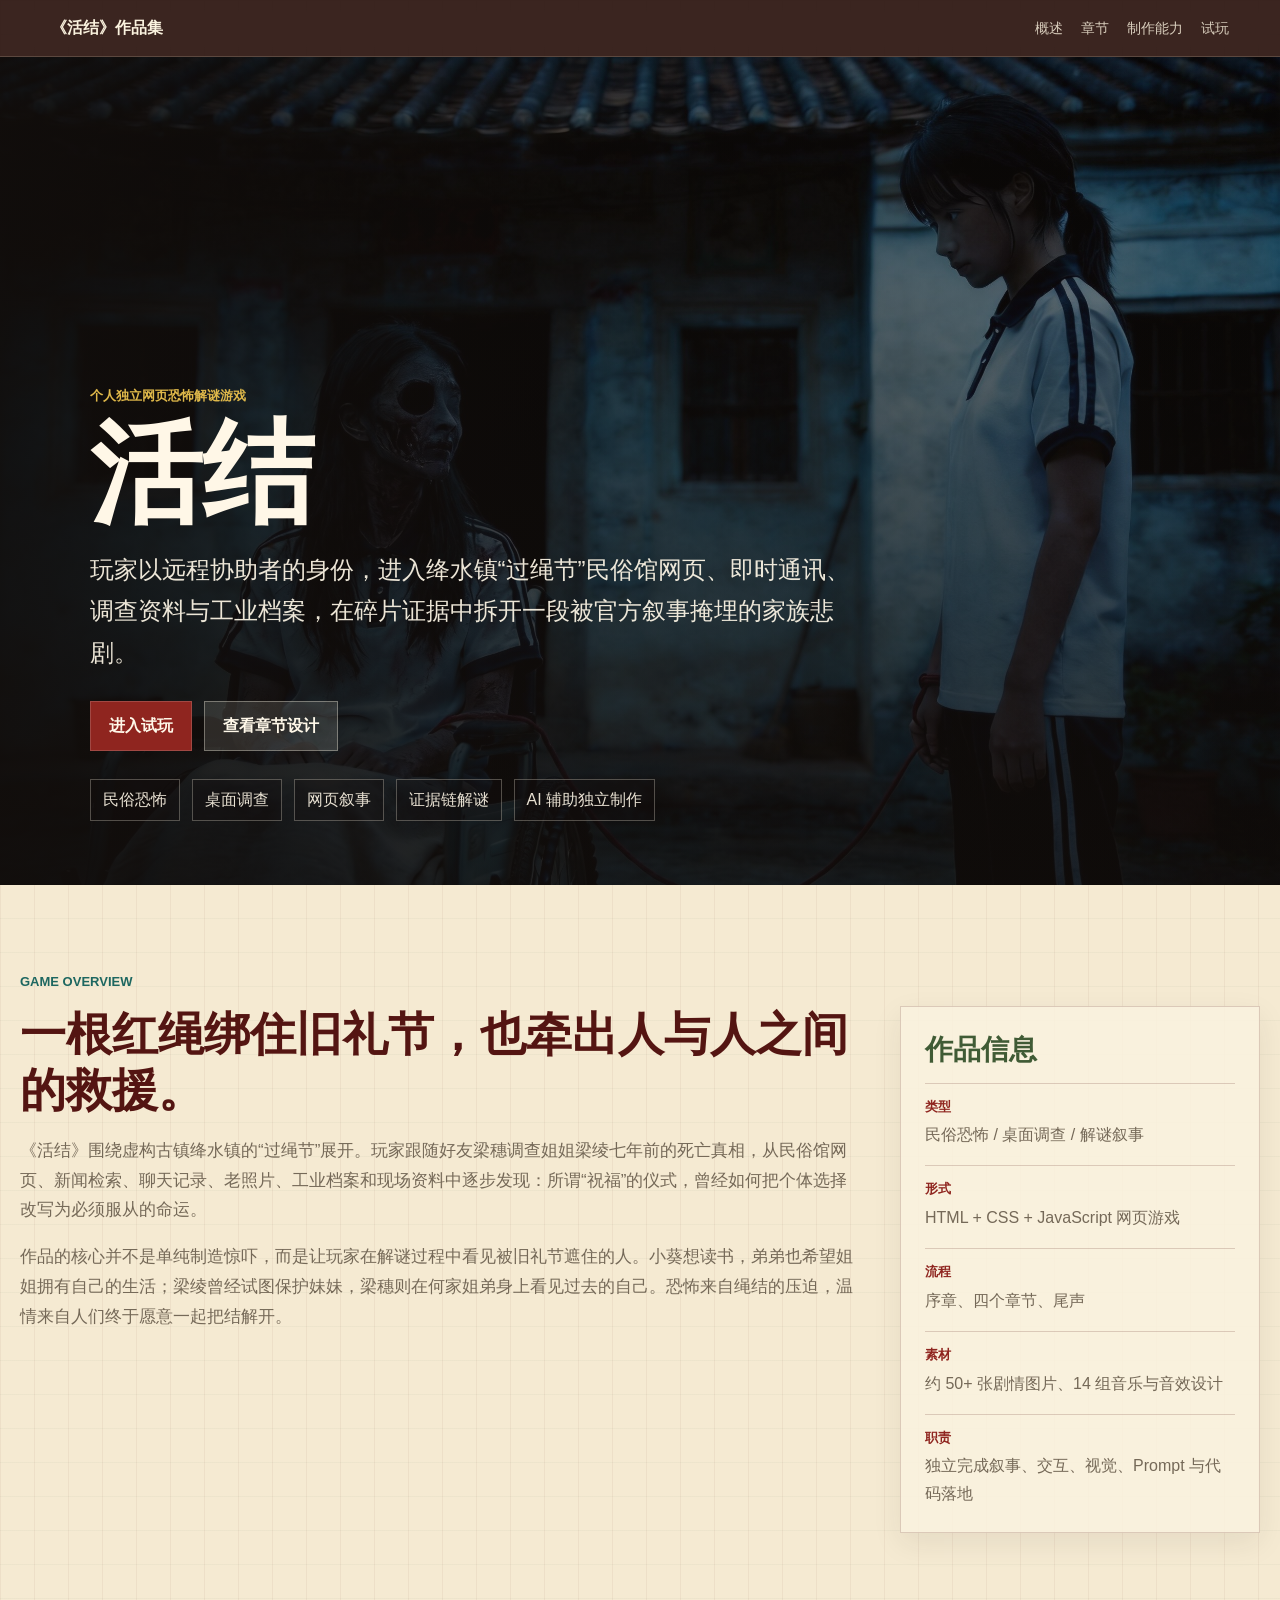
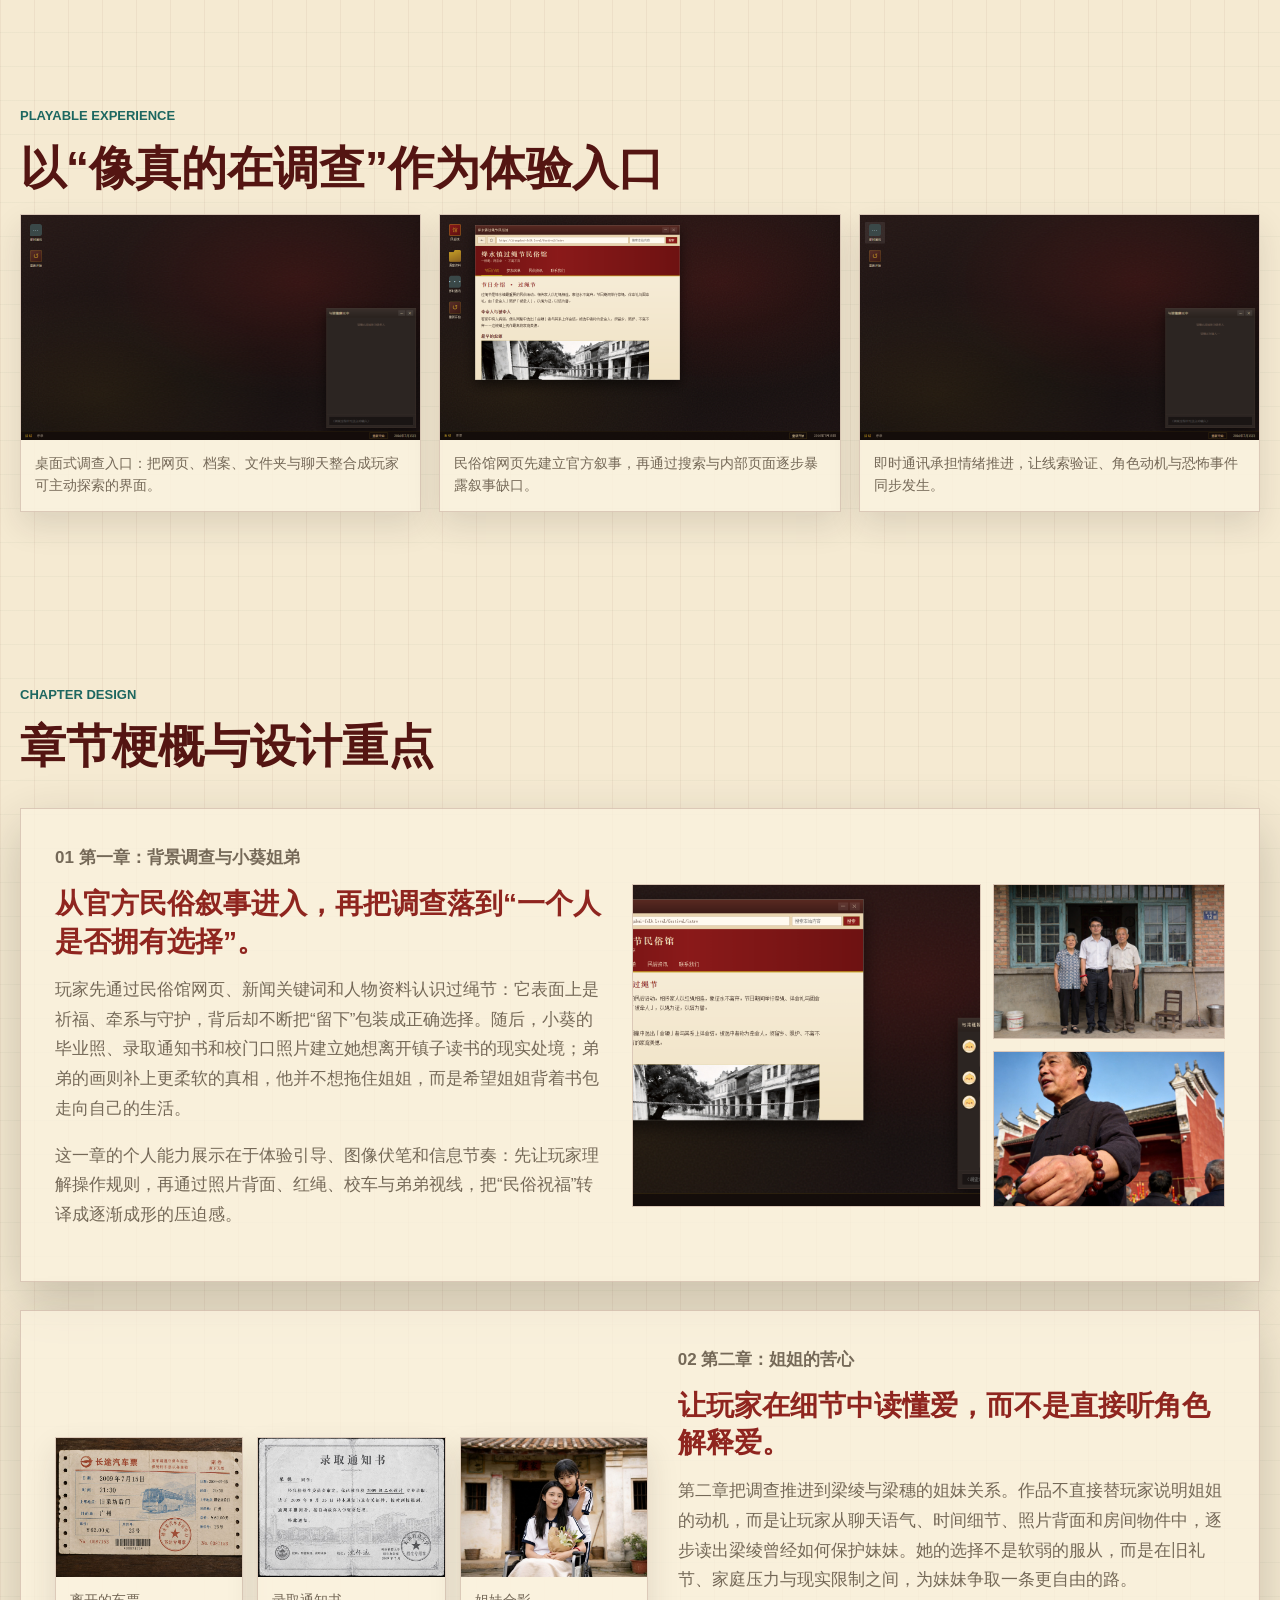
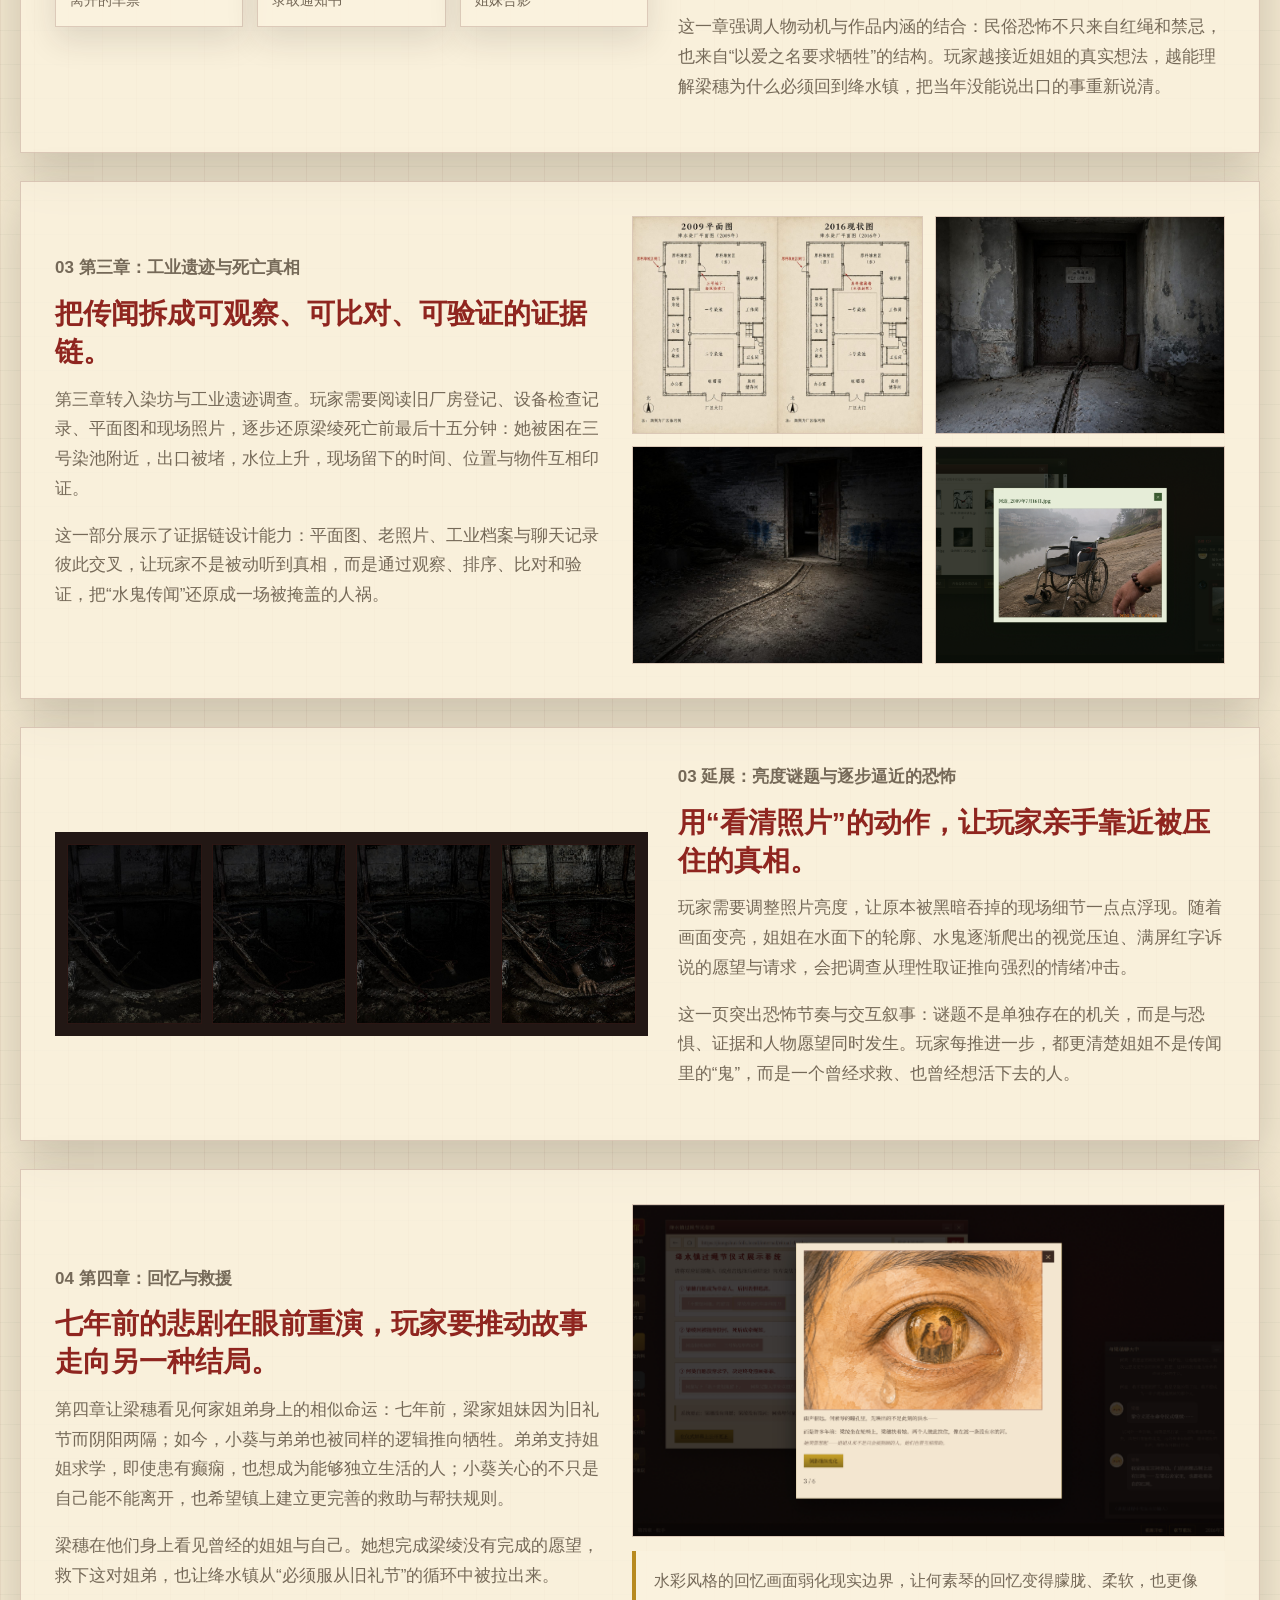
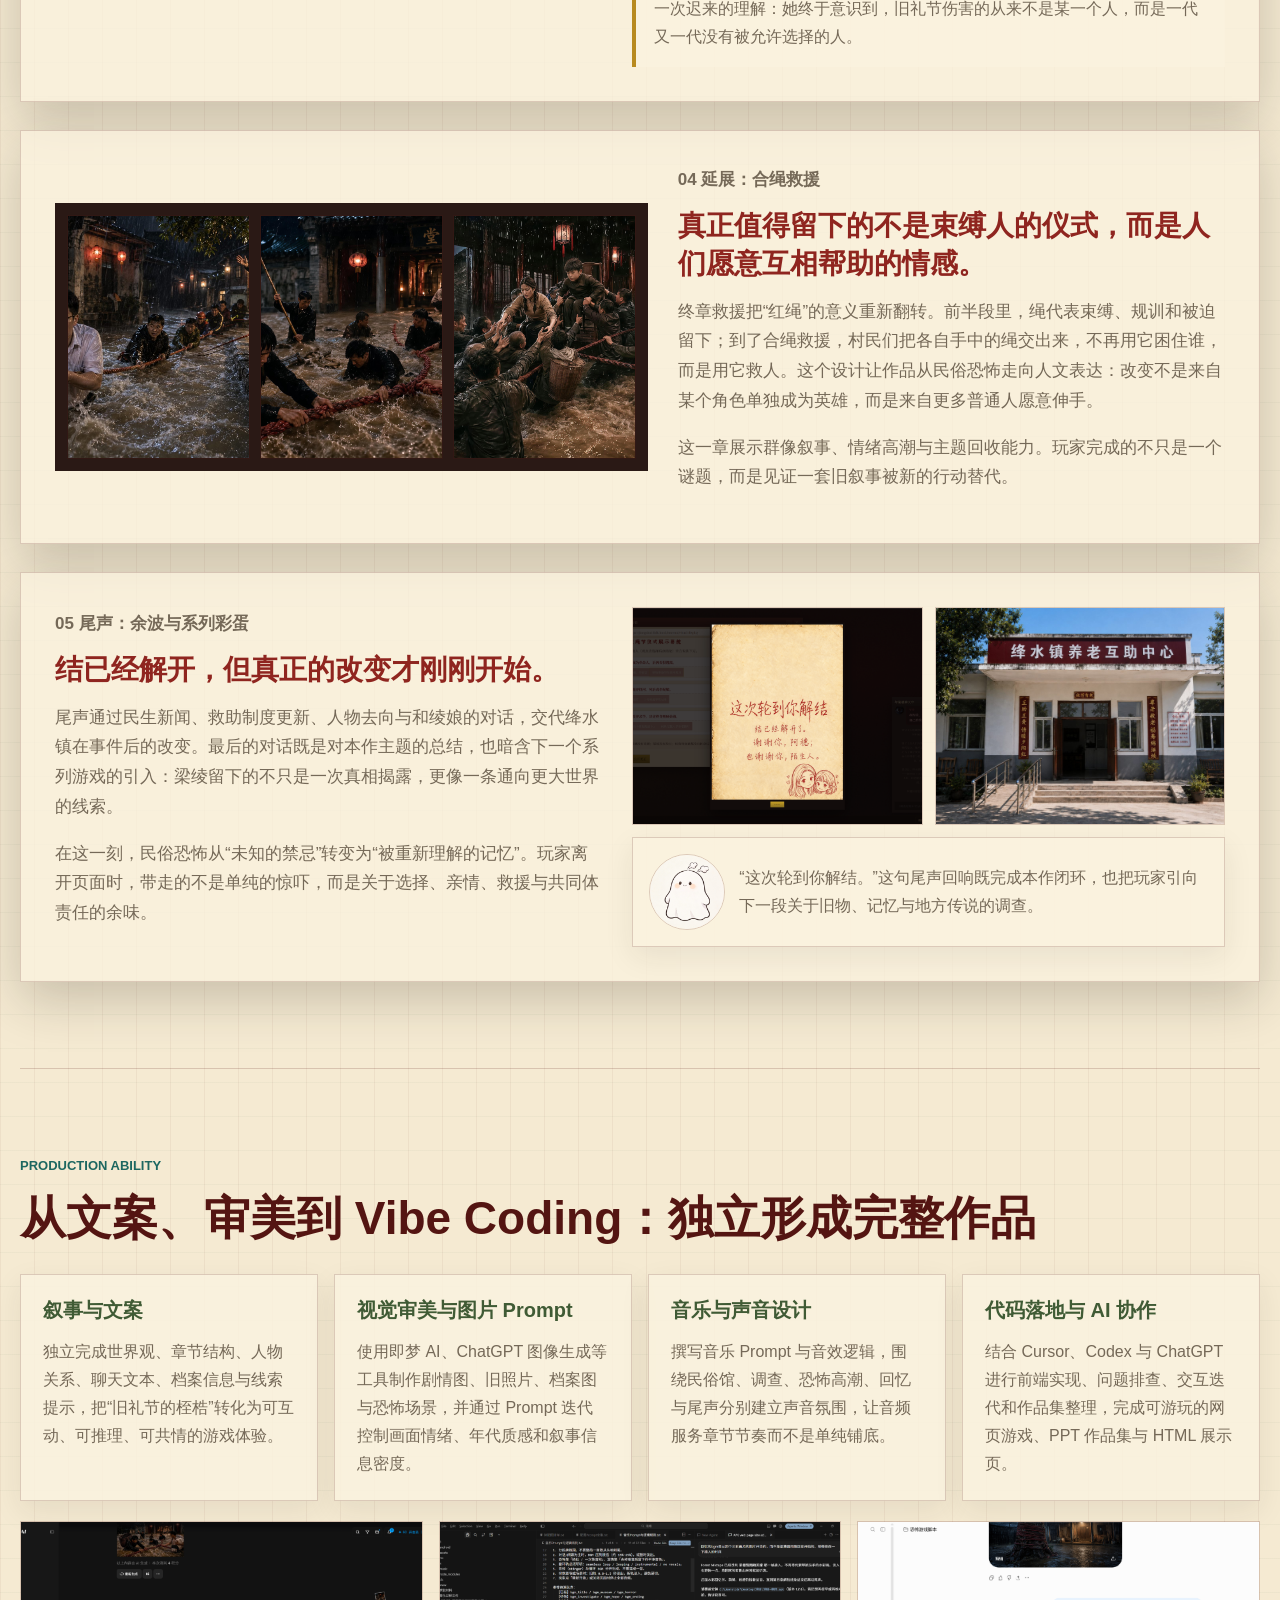
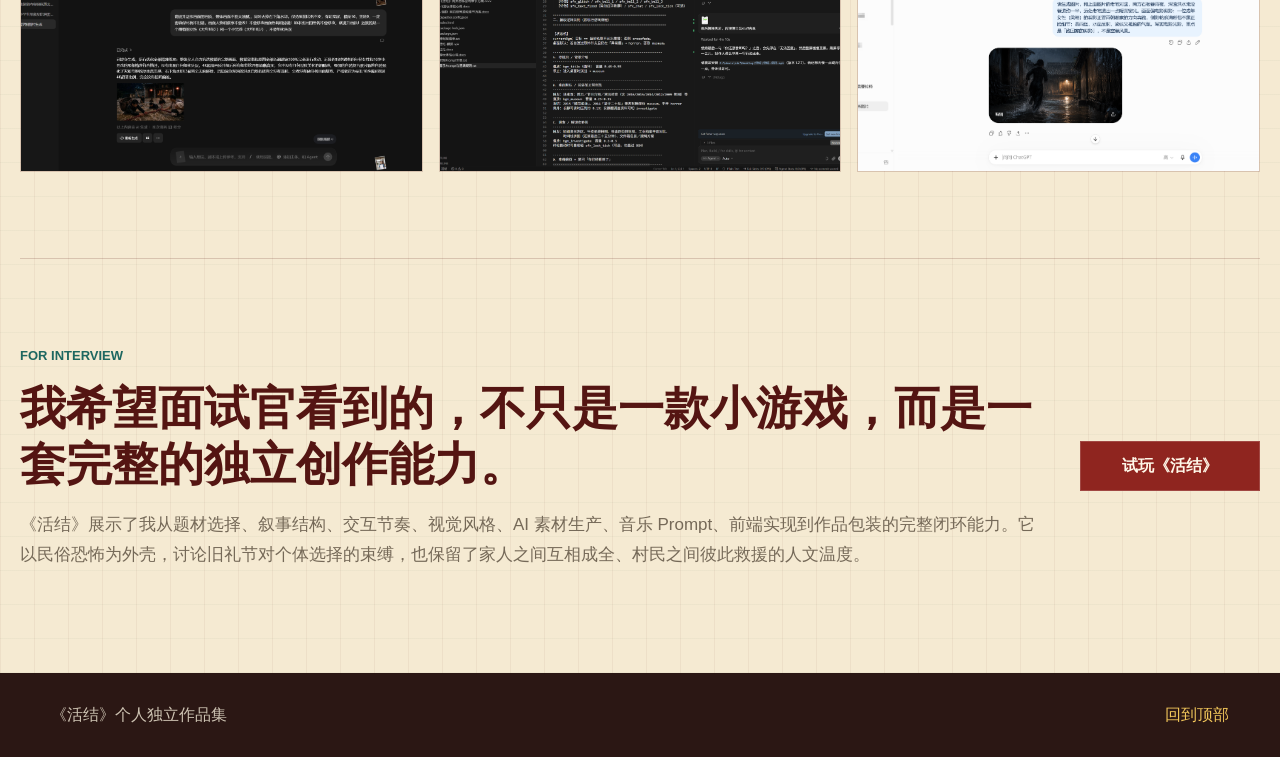
<file: docs/index.html>
<!DOCTYPE html>
<html lang="zh-CN">
<head>
  <meta charset="UTF-8" />
  <meta name="viewport" content="width=device-width, initial-scale=1.0" />
  <title>《活结》个人独立恐怖游戏作品集</title>
  <meta name="description" content="《活结》是一款以粤西虚构古镇、过绳节旧礼俗与桌面调查为核心体验的个人独立民俗恐怖解谜游戏作品。" />
  <link rel="stylesheet" href="styles.css" />
</head>
<body>
  <header class="site-header">
    <a href="#top" class="brand">《活结》作品集</a>
    <nav class="top-nav" aria-label="页面导航">
      <a href="#overview">概述</a>
      <a href="#chapters">章节</a>
      <a href="#craft">制作能力</a>
      <a href="play/">试玩</a>
    </nav>
  </header>

  <main id="top">
    <section class="hero" aria-labelledby="hero-title">
      <img src="assets/img/ritual_full_horror.jpg" alt="雨夜宗祠与水面中的轮椅" class="hero-bg" />
      <div class="hero-shade"></div>
      <div class="hero-content">
        <p class="eyebrow">个人独立网页恐怖解谜游戏</p>
        <h1 id="hero-title">活结</h1>
        <p class="hero-lead">玩家以远程协助者的身份，进入绛水镇“过绳节”民俗馆网页、即时通讯、调查资料与工业档案，在碎片证据中拆开一段被官方叙事掩埋的家族悲剧。</p>
        <div class="hero-actions">
          <a class="button primary" href="play/">进入试玩</a>
          <a class="button secondary" href="#chapters">查看章节设计</a>
        </div>
        <ul class="hero-tags" aria-label="作品关键词">
          <li>民俗恐怖</li>
          <li>桌面调查</li>
          <li>网页叙事</li>
          <li>证据链解谜</li>
          <li>AI 辅助独立制作</li>
        </ul>
      </div>
    </section>

    <section id="overview" class="section intro-section">
      <div class="section-kicker">Game Overview</div>
      <div class="intro-grid">
        <div>
          <h2>一根红绳绑住旧礼节，也牵出人与人之间的救援。</h2>
          <p>《活结》围绕虚构古镇绛水镇的“过绳节”展开。玩家跟随好友梁穗调查姐姐梁绫七年前的死亡真相，从民俗馆网页、新闻检索、聊天记录、老照片、工业档案和现场资料中逐步发现：所谓“祝福”的仪式，曾经如何把个体选择改写为必须服从的命运。</p>
          <p>作品的核心并不是单纯制造惊吓，而是让玩家在解谜过程中看见被旧礼节遮住的人。小葵想读书，弟弟也希望姐姐拥有自己的生活；梁绫曾经试图保护妹妹，梁穗则在何家姐弟身上看见过去的自己。恐怖来自绳结的压迫，温情来自人们终于愿意一起把结解开。</p>
        </div>
        <aside class="facts" aria-label="作品信息">
          <h3>作品信息</h3>
          <dl>
            <div><dt>类型</dt><dd>民俗恐怖 / 桌面调查 / 解谜叙事</dd></div>
            <div><dt>形式</dt><dd>HTML + CSS + JavaScript 网页游戏</dd></div>
            <div><dt>流程</dt><dd>序章、四个章节、尾声</dd></div>
            <div><dt>素材</dt><dd>约 50+ 张剧情图片、14 组音乐与音效设计</dd></div>
            <div><dt>职责</dt><dd>独立完成叙事、交互、视觉、Prompt 与代码落地</dd></div>
          </dl>
        </aside>
      </div>
    </section>

    <section class="section gallery-section" aria-labelledby="experience-title">
      <div class="section-kicker">Playable Experience</div>
      <h2 id="experience-title">以“像真的在调查”作为体验入口</h2>
      <div class="wide-gallery">
        <figure>
          <img src="assets/screens/03-desktop.png" alt="游戏桌面界面，包含民俗馆、工业档案、文件箱、聊天等入口" />
          <figcaption>桌面式调查入口：把网页、档案、文件夹与聊天整合成玩家可主动探索的界面。</figcaption>
        </figure>
        <figure>
          <img src="assets/screens/05-browser-home.png" alt="绛水镇过绳节民俗馆网页" />
          <figcaption>民俗馆网页先建立官方叙事，再通过搜索与内部页面逐步暴露叙事缺口。</figcaption>
        </figure>
        <figure>
          <img src="assets/screens/04-chat.png" alt="玩家与梁穗聊天的即时通讯界面" />
          <figcaption>即时通讯承担情绪推进，让线索验证、角色动机与恐怖事件同步发生。</figcaption>
        </figure>
      </div>
    </section>

    <section id="chapters" class="section chapters-section">
      <div class="section-kicker">Chapter Design</div>
      <h2>章节梗概与设计重点</h2>

      <article class="chapter split">
        <div class="chapter-copy">
          <p class="chapter-label">01 第一章：背景调查与小葵姐弟</p>
          <h3>从官方民俗叙事进入，再把调查落到“一个人是否拥有选择”。</h3>
          <p>玩家先通过民俗馆网页、新闻关键词和人物资料认识过绳节：它表面上是祈福、牵系与守护，背后却不断把“留下”包装成正确选择。随后，小葵的毕业照、录取通知书和校门口照片建立她想离开镇子读书的现实处境；弟弟的画则补上更柔软的真相，他并不想拖住姐姐，而是希望姐姐背着书包走向自己的生活。</p>
          <p>这一章的个人能力展示在于体验引导、图像伏笔和信息节奏：先让玩家理解操作规则，再通过照片背面、红绳、校车与弟弟视线，把“民俗祝福”转译成逐渐成形的压迫感。</p>
        </div>
        <div class="image-stack">
          <img src="assets/screens/06-browser-chat.png" alt="网页搜索与聊天调查界面" />
          <img src="assets/img/shou_sheng_family.jpg" alt="守绳之家相关报道配图" />
          <img src="assets/img/liang_shouyi_2016.jpg" alt="过绳节新闻人物报道配图" />
        </div>
      </article>

      <article class="chapter split reverse">
        <div class="chapter-copy">
          <p class="chapter-label">02 第二章：姐姐的苦心</p>
          <h3>让玩家在细节中读懂爱，而不是直接听角色解释爱。</h3>
          <p>第二章把调查推进到梁绫与梁穗的姐妹关系。作品不直接替玩家说明姐姐的动机，而是让玩家从聊天语气、时间细节、照片背面和房间物件中，逐步读出梁绫曾经如何保护妹妹。她的选择不是软弱的服从，而是在旧礼节、家庭压力与现实限制之间，为妹妹争取一条更自由的路。</p>
          <p>这一章强调人物动机与作品内涵的结合：民俗恐怖不只来自红绳和禁忌，也来自“以爱之名要求牺牲”的结构。玩家越接近姐姐的真实想法，越能理解梁穗为什么必须回到绛水镇，把当年没能说出口的事重新说清。</p>
        </div>
        <div class="polaroid-row">
          <figure><img src="assets/img/bus_ticket.jpg" alt="锁在箱子里的长途车票" /><figcaption>离开的车票</figcaption></figure>
          <figure><img src="assets/img/admit_front.jpg" alt="锁在箱子里的录取通知书" /><figcaption>录取通知书</figcaption></figure>
          <figure><img src="assets/img/sisters_photo.jpg" alt="锁在箱子里的姐妹合影" /><figcaption>姐妹合影</figcaption></figure>
        </div>
      </article>

      <article class="chapter split">
        <div class="chapter-copy">
          <p class="chapter-label">03 第三章：工业遗迹与死亡真相</p>
          <h3>把传闻拆成可观察、可比对、可验证的证据链。</h3>
          <p>第三章转入染坊与工业遗迹调查。玩家需要阅读旧厂房登记、设备检查记录、平面图和现场照片，逐步还原梁绫死亡前最后十五分钟：她被困在三号染池附近，出口被堵，水位上升，现场留下的时间、位置与物件互相印证。</p>
          <p>这一部分展示了证据链设计能力：平面图、老照片、工业档案与聊天记录彼此交叉，让玩家不是被动听到真相，而是通过观察、排序、比对和验证，把“水鬼传闻”还原成一场被掩盖的人祸。</p>
        </div>
        <div class="evidence-grid">
          <img src="assets/img/plan_compare.jpg" alt="染坊平面图对比" />
          <img src="assets/img/pool3_door.jpg" alt="三号染池门口" />
          <img src="assets/img/dyehouse_side_2009.jpg" alt="染坊旧址与工业遗迹现场" />
          <img src="assets/screens/industrial-field.png" alt="现场调查工业遗迹的游戏截图" />
        </div>
      </article>

      <article class="chapter split reverse">
        <div class="chapter-copy">
          <p class="chapter-label">03 延展：亮度谜题与逐步逼近的恐怖</p>
          <h3>用“看清照片”的动作，让玩家亲手靠近被压住的真相。</h3>
          <p>玩家需要调整照片亮度，让原本被黑暗吞掉的现场细节一点点浮现。随着画面变亮，姐姐在水面下的轮廓、水鬼逐渐爬出的视觉压迫、满屏红字诉说的愿望与请求，会把调查从理性取证推向强烈的情绪冲击。</p>
          <p>这一页突出恐怖节奏与交互叙事：谜题不是单独存在的机关，而是与恐惧、证据和人物愿望同时发生。玩家每推进一步，都更清楚姐姐不是传闻里的“鬼”，而是一个曾经求救、也曾经想活下去的人。</p>
        </div>
        <div class="brightness-strip" aria-label="照片逐渐变亮过程">
          <img src="assets/img/dye_pool_dark.jpg" alt="黑暗中的染池照片" />
          <img src="assets/img/dye_pool_lv1.jpg" alt="亮度提升后的染池照片一" />
          <img src="assets/img/dye_pool_lv2.jpg" alt="亮度提升后的染池照片二" />
          <img src="assets/img/dye_pool_lv3.jpg" alt="最终显现的染池照片" />
        </div>
      </article>

      <article class="chapter split">
        <div class="chapter-copy">
          <p class="chapter-label">04 第四章：回忆与救援</p>
          <h3>七年前的悲剧在眼前重演，玩家要推动故事走向另一种结局。</h3>
          <p>第四章让梁穗看见何家姐弟身上的相似命运：七年前，梁家姐妹因为旧礼节而阴阳两隔；如今，小葵与弟弟也被同样的逻辑推向牺牲。弟弟支持姐姐求学，即使患有癫痫，也想成为能够独立生活的人；小葵关心的不只是自己能不能离开，也希望镇上建立更完善的救助与帮扶规则。</p>
          <p>梁穗在他们身上看见曾经的姐姐与自己。她想完成梁绫没有完成的愿望，救下这对姐弟，也让绛水镇从“必须服从旧礼节”的循环中被拉出来。</p>
        </div>
        <div class="memory-panel">
          <img src="assets/screens/watercolor-memory.png" alt="水彩风格回忆杀画面" />
          <p>水彩风格的回忆画面弱化现实边界，让何素琴的回忆变得朦胧、柔软，也更像一次迟来的理解：她终于意识到，旧礼节伤害的从来不是某一个人，而是一代又一代没有被允许选择的人。</p>
        </div>
      </article>

      <article class="chapter split reverse">
        <div class="chapter-copy">
          <p class="chapter-label">04 延展：合绳救援</p>
          <h3>真正值得留下的不是束缚人的仪式，而是人们愿意互相帮助的情感。</h3>
          <p>终章救援把“红绳”的意义重新翻转。前半段里，绳代表束缚、规训和被迫留下；到了合绳救援，村民们把各自手中的绳交出来，不再用它困住谁，而是用它救人。这个设计让作品从民俗恐怖走向人文表达：改变不是来自某个角色单独成为英雄，而是来自更多普通人愿意伸手。</p>
          <p>这一章展示群像叙事、情绪高潮与主题回收能力。玩家完成的不只是一个谜题，而是见证一套旧叙事被新的行动替代。</p>
        </div>
        <div class="rescue-triptych">
          <img src="assets/img/rescue_1.jpg" alt="村民准备合绳救援" />
          <img src="assets/img/rescue_2.jpg" alt="多人合力救援" />
          <img src="assets/img/rescue_3.jpg" alt="暴雨中的救援场面" />
        </div>
      </article>

      <article class="chapter split epilogue">
        <div class="chapter-copy">
          <p class="chapter-label">05 尾声：余波与系列彩蛋</p>
          <h3>结已经解开，但真正的改变才刚刚开始。</h3>
          <p>尾声通过民生新闻、救助制度更新、人物去向与和绫娘的对话，交代绛水镇在事件后的改变。最后的对话既是对本作主题的总结，也暗含下一个系列游戏的引入：梁绫留下的不只是一次真相揭露，更像一条通向更大世界的线索。</p>
          <p>在这一刻，民俗恐怖从“未知的禁忌”转变为“被重新理解的记忆”。玩家离开页面时，带走的不是单纯的惊吓，而是关于选择、亲情、救援与共同体责任的余味。</p>
        </div>
        <div class="epilogue-board">
          <img src="assets/screens/epilogue-letter.png" alt="尾声中梁绫留下的信" />
          <img src="assets/img/epilogue_mutual_center.jpg" alt="互助中心新闻" />
          <div class="chat-note">
            <img src="assets/img/avatar_ling_epilogue.jpg" alt="绫娘头像" />
            <p>“这次轮到你解结。”这句尾声回响既完成本作闭环，也把玩家引向下一段关于旧物、记忆与地方传说的调查。</p>
          </div>
        </div>
      </article>
    </section>

    <section id="craft" class="section craft-section">
      <div class="section-kicker">Production Ability</div>
      <h2>从文案、审美到 Vibe Coding：独立形成完整作品</h2>
      <div class="craft-grid">
        <article>
          <h3>叙事与文案</h3>
          <p>独立完成世界观、章节结构、人物关系、聊天文本、档案信息与线索提示，把“旧礼节的桎梏”转化为可互动、可推理、可共情的游戏体验。</p>
        </article>
        <article>
          <h3>视觉审美与图片 Prompt</h3>
          <p>使用即梦 AI、ChatGPT 图像生成等工具制作剧情图、旧照片、档案图与恐怖场景，并通过 Prompt 迭代控制画面情绪、年代质感和叙事信息密度。</p>
        </article>
        <article>
          <h3>音乐与声音设计</h3>
          <p>撰写音乐 Prompt 与音效逻辑，围绕民俗馆、调查、恐怖高潮、回忆与尾声分别建立声音氛围，让音频服务章节节奏而不是单纯铺底。</p>
        </article>
        <article>
          <h3>代码落地与 AI 协作</h3>
          <p>结合 Cursor、Codex 与 ChatGPT 进行前端实现、问题排查、交互迭代和作品集整理，完成可游玩的网页游戏、PPT 作品集与 HTML 展示页。</p>
        </article>
      </div>

      <div class="tool-strip" aria-label="制作工具截图">
        <img src="assets/img/tool-jimeng.png" alt="即梦 AI 工具界面" />
        <img src="assets/img/tool-cursor.png" alt="Cursor 工具界面" />
        <img src="assets/img/tool-chatgpt-image.png" alt="ChatGPT 图片生成界面" />
      </div>
    </section>

    <section class="section closing-section">
      <div>
        <div class="section-kicker">For Interview</div>
        <h2>我希望面试官看到的，不只是一款小游戏，而是一套完整的独立创作能力。</h2>
        <p>《活结》展示了我从题材选择、叙事结构、交互节奏、视觉风格、AI 素材生产、音乐 Prompt、前端实现到作品包装的完整闭环能力。它以民俗恐怖为外壳，讨论旧礼节对个体选择的束缚，也保留了家人之间互相成全、村民之间彼此救援的人文温度。</p>
      </div>
      <a class="button primary large" href="play/">试玩《活结》</a>
    </section>
  </main>

  <footer class="site-footer">
    <span>《活结》个人独立作品集</span>
    <a href="#top">回到顶部</a>
  </footer>
</body>
</html>
</file>
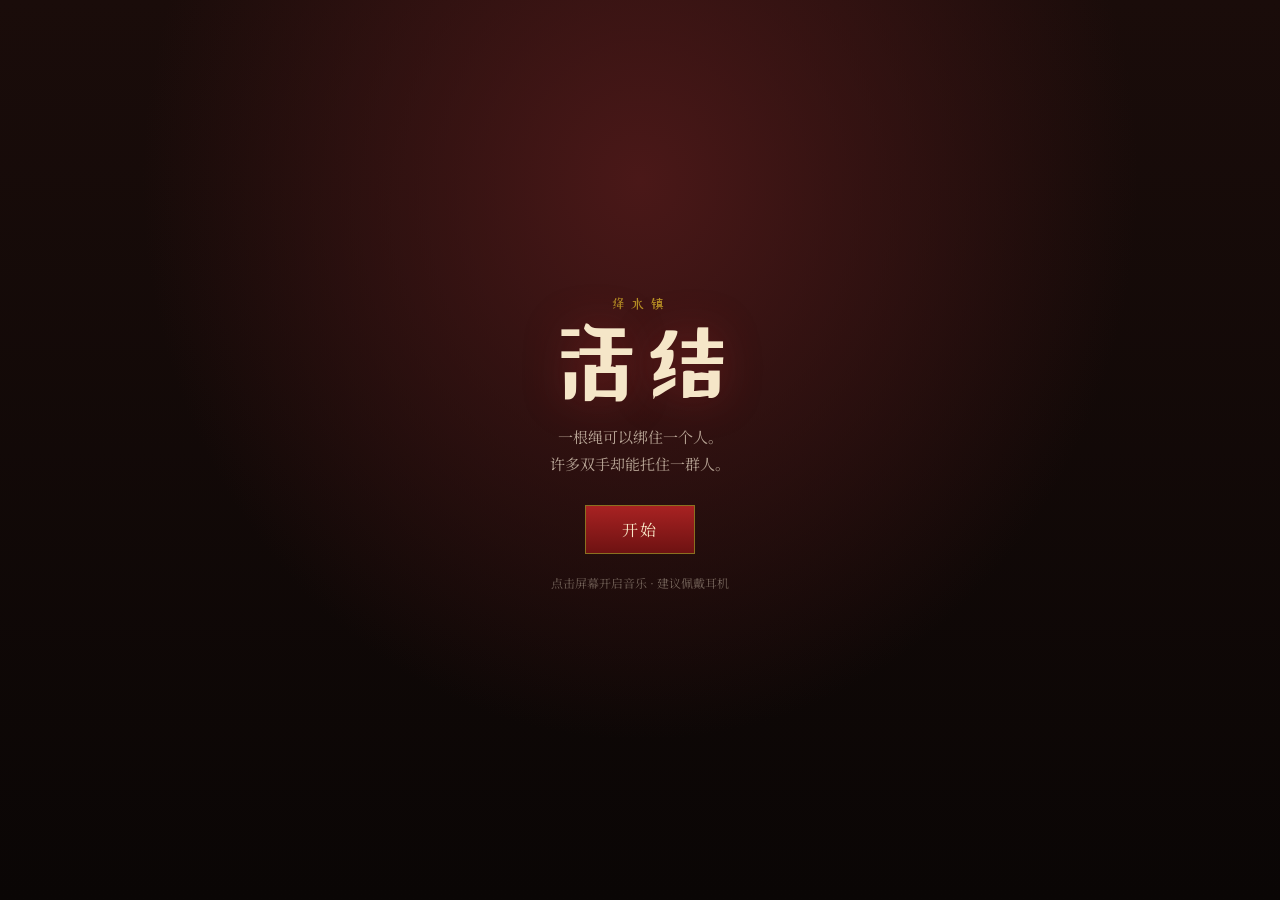
<file: docs/play/index.html>
<!DOCTYPE html>
<html lang="zh-CN">
<head>
  <meta charset="UTF-8" />
  <meta name="viewport" content="width=device-width, initial-scale=1.0" />
  <title>活结 · 绛水镇过绳节民俗馆</title>
  <link rel="preconnect" href="https://fonts.googleapis.com" />
  <link rel="preconnect" href="https://fonts.gstatic.com" crossorigin />
  <link href="https://fonts.googleapis.com/css2?family=Noto+Serif+SC:wght@400;600;700&family=ZCOOL+XiaoWei&display=swap" rel="stylesheet" />
  <link rel="stylesheet" href="css/style.css" />
</head>
<body>
  <!-- 开机 / 标题 -->
  <div id="boot-screen" class="boot-screen">
    <div class="boot-inner">
      <p class="boot-brand">绛水镇</p>
      <h1 class="boot-title">活结</h1>
      <p class="boot-sub">一根绳可以绑住一个人。<br />许多双手却能托住一群人。</p>
      <button type="button" id="btn-prologue" class="btn-primary">开始</button>
      <p class="boot-hint" id="boot-hint">建议佩戴耳机 · 约 40 分钟</p>
    </div>
  </div>

  <!-- 前置背景故事 -->
  <div id="intro-screen" class="intro-screen hidden" aria-hidden="true">
    <div class="intro-inner">
      <p class="intro-label">背景</p>
      <div class="intro-pages" id="intro-pages">
        <section class="intro-page active" data-page="0">
          <p>一天，你最好的朋友<strong>梁穗</strong>收到了一张奇怪的照片。</p>
          <p>没有寄件人，没有留言——只有一张发黄的旧照，和背面一行字：</p>
          <p class="intro-quote">今年轮到你解结。</p>
        </section>
        <section class="intro-page" data-page="1">
          <p>照片里是她失踪七年的姐姐<strong>梁绫</strong>，坐在绛水镇过绳节的仪式合影中。</p>
          <p>镇上的人都说：姐姐是因为她当年剪断红绳、逃离家乡而死。</p>
        </section>
        <section class="intro-page" data-page="2">
          <p>于是她回到了粤西古镇——绛水镇。</p>
          <p>过绳节将至。她把「绛水镇过绳节民俗馆」的网站发给了你，请你帮她一起查清：</p>
          <p class="intro-quote">七年前，究竟发生了什么。</p>
        </section>
      </div>
      <div class="intro-actions">
        <button type="button" id="btn-intro-next" class="btn-primary">继续</button>
        <button type="button" id="btn-intro-skip" class="btn-text">跳过</button>
      </div>
      <div class="intro-dots" id="intro-dots" aria-hidden="true">
        <span class="on"></span><span></span><span></span>
      </div>
    </div>
  </div>

  <!-- 桌面 -->
  <div id="desktop" class="desktop hidden" aria-hidden="true">
    <div class="desktop-bg"></div>
    <div class="desktop-icons" id="desktop-icons">
      <button type="button" class="desk-icon hidden" id="icon-browser" data-open="browser" title="绛水镇过绳节民俗馆">
        <span class="icon-glyph museum"></span>
        <span class="icon-label">民俗馆</span>
      </button>
      <button type="button" class="desk-icon hidden" id="icon-archive" data-open="archive" title="绛水镇工业区登记档案">
        <span class="icon-glyph archive"></span>
        <span class="icon-label">工业档案</span>
      </button>
      <button type="button" class="desk-icon hidden" id="icon-filebox" data-open="filebox" title="染坊文件箱（梁穗拍摄）">
        <span class="icon-glyph filebox"></span>
        <span class="icon-label">文件箱</span>
      </button>
      <button type="button" class="desk-icon hidden" id="icon-folder" data-open="folder" title="调查资料">
        <span class="icon-glyph folder"></span>
        <span class="icon-label">调查资料</span>
      </button>
      <button type="button" class="desk-icon" data-open="chat" title="即时通讯">
        <span class="icon-glyph chat"></span>
        <span class="icon-label">即时通讯</span>
      </button>
      <button type="button" class="desk-icon" id="icon-restart" title="重新开始（清除存档）">
        <span class="icon-glyph restart"></span>
        <span class="icon-label">重新开始</span>
      </button>
      <button type="button" class="desk-icon hidden" id="icon-chapters" title="通关后：从指定章节重玩">
        <span class="icon-glyph chapters"></span>
        <span class="icon-label">章节重玩</span>
      </button>
    </div>
    <div class="taskbar">
      <span class="taskbar-brand">活结</span>
      <span class="taskbar-chapter" id="chapter-label">序章</span>
      <div class="taskbar-actions">
        <button type="button" class="taskbar-restart" id="taskbar-restart" title="清除进度并重开">重新开始</button>
        <button type="button" class="taskbar-chapters hidden" id="taskbar-chapters" title="从指定章节重玩">章节重玩</button>
      </div>
      <span class="taskbar-clock" id="clock">2016年7月15日</span>
    </div>

    <!-- 浏览器窗口 -->
    <div class="window hidden" id="win-browser" data-window="browser">
      <div class="win-titlebar">
        <span class="win-title">绛水镇过绳节民俗馆</span>
        <div class="win-controls">
          <button type="button" class="win-min" data-min="browser">—</button>
          <button type="button" class="win-close" data-close="browser">×</button>
        </div>
      </div>
      <div class="browser-chrome">
        <button type="button" id="btn-back" class="nav-btn" title="后退">←</button>
        <button type="button" id="btn-home" class="nav-btn" title="首页">⌂</button>
        <div class="addr-bar" id="addr-bar">https://jiangshui-folk.local/</div>
        <form id="search-form" class="search-form" autocomplete="off">
          <input type="search" id="site-search" placeholder="搜索本站内容" />
          <button type="submit">搜索</button>
        </form>
      </div>
      <div class="hot-search hidden" id="hot-search" aria-hidden="true"></div>
      <div class="browser-body" id="browser-body"></div>
    </div>

    <!-- 文件夹窗口 -->
    <div class="window hidden" id="win-folder" data-window="folder">
      <div class="win-titlebar">
        <span class="win-title">调查资料</span>
        <div class="win-controls">
          <button type="button" class="win-close" data-close="folder">×</button>
        </div>
      </div>
      <div class="folder-body" id="folder-body"></div>
    </div>

    <!-- 民生简报（尾声新闻等） -->
    <div class="window hidden" id="win-briefing" data-window="briefing">
      <div class="win-titlebar briefing-bar">
        <span class="win-title" id="briefing-title">绛水镇民生简报</span>
        <div class="win-controls">
          <button type="button" class="win-close hidden" data-close="briefing" id="briefing-close">×</button>
        </div>
      </div>
      <div class="briefing-body" id="briefing-body"></div>
    </div>

    <!-- 工业区登记档案（独立窗口） -->
    <div class="window hidden" id="win-archive" data-window="archive">
      <div class="win-titlebar archive-bar">
        <span class="win-title">绛水镇工业区登记档案</span>
        <div class="win-controls">
          <button type="button" class="win-close" data-close="archive">×</button>
        </div>
      </div>
      <div class="archive-chrome">
        <span class="archive-path" id="archive-path">/registry/dyehouse</span>
      </div>
      <div class="archive-body" id="archive-body"></div>
    </div>

    <!-- 染坊文件箱（独立窗口，不进民俗馆） -->
    <div class="window hidden" id="win-filebox" data-window="filebox">
      <div class="win-titlebar filebox-bar">
        <span class="win-title">染坊文件箱 · 梁穗拍摄</span>
        <div class="win-controls">
          <button type="button" class="win-close" data-close="filebox">×</button>
        </div>
      </div>
      <div class="filebox-chrome">
        <span class="filebox-path">现场回收 · BOX / POOL-3</span>
      </div>
      <div class="filebox-body" id="filebox-body"></div>
    </div>

    <!-- 聊天窗口 -->
    <div class="window chat-window" id="win-chat" data-window="chat">
      <div class="win-titlebar chat-titlebar">
        <span class="win-title" id="chat-title">与梁穗聊天中</span>
        <div class="win-controls">
          <button type="button" class="win-min" data-min="chat">—</button>
          <button type="button" class="win-close" data-close="chat">×</button>
        </div>
      </div>
      <div class="chat-members hidden" id="chat-members"></div>
      <div class="chat-eye hidden" id="chat-eye" aria-hidden="true"></div>
      <div class="chat-body" id="chat-body"></div>
      <div class="chat-choices" id="chat-choices"></div>
      <div class="chat-input-row">
        <input type="text" id="chat-input" placeholder="（调查过程中无法主动输入）" disabled />
      </div>
    </div>

    <!-- 通用模态：大图 / 拼图 / 配对等 -->
    <div class="modal hidden" id="modal" role="dialog" aria-modal="true">
      <div class="modal-panel" id="modal-panel"></div>
    </div>

    <!-- 宗祠仪式展示大屏（公开更正） -->
    <div class="ritual-bigscreen hidden" id="ritual-bigscreen" aria-hidden="true">
      <div class="rbs-frame">
        <div class="rbs-chrome">
          <span class="rbs-live">LIVE</span>
          <span class="rbs-title">绛水镇过绳节 · 仪式展示大屏</span>
          <span class="rbs-sub">宗祠投影端 · 编辑模式</span>
        </div>
        <div class="rbs-viewport" id="ritual-bigscreen-body"></div>
      </div>
    </div>

    <!-- 闪烁叠加 -->
    <div class="flicker hidden" id="flicker"></div>
    <div class="toast hidden" id="toast"></div>
  </div>

  <!-- 尾声全屏层：必须在 desktop 外，否则 hide desktop 会一并隐藏 -->
  <div id="epilogue-screen" class="epilogue-screen hidden" aria-hidden="true"></div>
  <div id="screen-blackout" class="screen-blackout hidden" aria-hidden="true"></div>

  <script src="js/data.js"></script>
  <script src="js/game.js"></script>
</body>
</html>
</file>
<file: docs/styles.css>
:root {
  --paper: #f5ead2;
  --paper-soft: #fbf3df;
  --ink: #2b241d;
  --muted: #756958;
  --red: #8f251f;
  --red-dark: #541512;
  --teal: #1d6760;
  --green: #405b35;
  --gold: #b88a1f;
  --line: rgba(84, 21, 18, 0.18);
  --shadow: 0 18px 48px rgba(43, 36, 29, 0.22);
}

* {
  box-sizing: border-box;
}

html {
  scroll-behavior: smooth;
}

body {
  margin: 0;
  color: var(--ink);
  background:
    linear-gradient(90deg, rgba(84, 21, 18, 0.05) 1px, transparent 1px),
    linear-gradient(180deg, rgba(64, 91, 53, 0.04) 1px, transparent 1px),
    var(--paper);
  background-size: 34px 34px;
  font-family: "Microsoft YaHei", "PingFang SC", "Noto Sans CJK SC", Arial, sans-serif;
  line-height: 1.75;
}

img {
  display: block;
  max-width: 100%;
}

a {
  color: inherit;
  text-decoration: none;
}

.site-header {
  position: sticky;
  top: 0;
  z-index: 20;
  display: flex;
  align-items: center;
  justify-content: space-between;
  gap: 24px;
  padding: 14px clamp(20px, 4vw, 56px);
  color: var(--paper-soft);
  background: rgba(43, 20, 17, 0.92);
  border-bottom: 1px solid rgba(245, 234, 210, 0.18);
  backdrop-filter: blur(12px);
}

.brand {
  font-weight: 700;
  letter-spacing: 0;
}

.top-nav {
  display: flex;
  gap: 18px;
  align-items: center;
  font-size: 14px;
  color: rgba(251, 243, 223, 0.82);
}

.top-nav a:hover {
  color: #fff;
}

.hero {
  position: relative;
  min-height: 92vh;
  display: grid;
  align-items: end;
  overflow: hidden;
  padding: 96px clamp(20px, 7vw, 96px) 64px;
  color: #fff7e7;
}

.hero-bg,
.hero-shade {
  position: absolute;
  inset: 0;
  width: 100%;
  height: 100%;
}

.hero-bg {
  object-fit: cover;
}

.hero-shade {
  background:
    linear-gradient(90deg, rgba(18, 14, 12, 0.88), rgba(18, 14, 12, 0.48) 46%, rgba(18, 14, 12, 0.28)),
    linear-gradient(180deg, rgba(18, 14, 12, 0.18), rgba(18, 14, 12, 0.72));
}

.hero-content {
  position: relative;
  width: min(860px, 100%);
}

.eyebrow,
.section-kicker,
.chapter-label {
  margin: 0 0 12px;
  font-size: 13px;
  font-weight: 700;
  color: var(--teal);
  text-transform: uppercase;
}

.hero .eyebrow {
  color: #dfb84a;
}

h1,
h2,
h3,
p {
  margin-top: 0;
}

h1 {
  margin-bottom: 20px;
  font-size: clamp(56px, 10vw, 112px);
  line-height: 0.98;
  letter-spacing: 0;
}

h2 {
  margin-bottom: 18px;
  color: var(--red-dark);
  font-size: clamp(28px, 4vw, 46px);
  line-height: 1.22;
  letter-spacing: 0;
}

h3 {
  margin-bottom: 14px;
  color: var(--red);
  font-size: clamp(20px, 2.2vw, 28px);
  line-height: 1.35;
}

.hero-lead {
  max-width: 760px;
  margin-bottom: 28px;
  font-size: clamp(18px, 2vw, 24px);
  line-height: 1.72;
  color: rgba(255, 247, 231, 0.92);
}

.hero-actions,
.hero-tags {
  display: flex;
  flex-wrap: wrap;
  gap: 12px;
}

.hero-tags {
  padding: 0;
  margin: 28px 0 0;
  list-style: none;
}

.hero-tags li {
  padding: 6px 12px;
  color: rgba(255, 247, 231, 0.9);
  border: 1px solid rgba(255, 247, 231, 0.28);
  background: rgba(18, 14, 12, 0.35);
}

.button {
  display: inline-flex;
  align-items: center;
  justify-content: center;
  min-height: 44px;
  padding: 10px 18px;
  font-weight: 700;
  border: 1px solid transparent;
}

.button.primary {
  color: #fff8e9;
  background: var(--red);
  border-color: rgba(255, 255, 255, 0.16);
}

.button.secondary {
  color: #fff8e9;
  background: rgba(255, 248, 233, 0.12);
  border-color: rgba(255, 248, 233, 0.35);
}

.button.large {
  min-width: 180px;
}

.section {
  width: min(1240px, calc(100% - 40px));
  margin: 0 auto;
  padding: 86px 0;
}

.intro-grid {
  display: grid;
  grid-template-columns: minmax(0, 1fr) 360px;
  gap: 36px;
  align-items: start;
}

.intro-grid p,
.chapter-copy p,
.closing-section p {
  color: var(--muted);
  font-size: 17px;
}

.facts,
.craft-grid article,
.chat-note {
  background: rgba(251, 243, 223, 0.86);
  border: 1px solid var(--line);
  box-shadow: 0 10px 28px rgba(43, 36, 29, 0.08);
}

.facts {
  padding: 24px;
}

.facts h3 {
  color: var(--green);
}

.facts dl {
  display: grid;
  gap: 16px;
  margin: 0;
}

.facts div {
  padding-top: 12px;
  border-top: 1px solid var(--line);
}

.facts dt {
  font-size: 13px;
  font-weight: 700;
  color: var(--red);
}

.facts dd {
  margin: 3px 0 0;
  color: var(--muted);
}

.wide-gallery {
  display: grid;
  grid-template-columns: repeat(3, minmax(0, 1fr));
  gap: 18px;
}

figure {
  margin: 0;
}

.wide-gallery figure,
.polaroid-row figure {
  background: rgba(251, 243, 223, 0.86);
  border: 1px solid var(--line);
  box-shadow: 0 14px 30px rgba(43, 36, 29, 0.12);
}

.wide-gallery img {
  width: 100%;
  aspect-ratio: 16 / 9;
  object-fit: cover;
}

figcaption {
  padding: 12px 14px 14px;
  color: var(--muted);
  font-size: 14px;
  line-height: 1.6;
}

.chapters-section > h2 {
  margin-bottom: 34px;
}

.chapter {
  margin-top: 28px;
  padding: 34px;
  background: rgba(251, 243, 223, 0.72);
  border: 1px solid var(--line);
  box-shadow: var(--shadow);
}

.split {
  display: grid;
  grid-template-columns: minmax(0, 0.96fr) minmax(420px, 1.04fr);
  gap: 30px;
  align-items: center;
}

.split.reverse {
  grid-template-columns: minmax(420px, 1.04fr) minmax(0, 0.96fr);
}

.split.reverse .chapter-copy {
  order: 2;
}

.chapter-label {
  color: var(--teal);
}

.image-stack {
  display: grid;
  grid-template-columns: 1.2fr 0.8fr;
  grid-template-rows: repeat(2, 1fr);
  gap: 12px;
}

.image-stack img,
.evidence-grid img,
.brightness-strip img,
.memory-panel img,
.rescue-triptych img,
.epilogue-board img,
.tool-strip img {
  width: 100%;
  height: 100%;
  object-fit: cover;
  border: 1px solid rgba(84, 21, 18, 0.18);
}

.image-stack img:first-child {
  grid-row: span 2;
  aspect-ratio: 16 / 10;
}

.polaroid-row {
  display: grid;
  grid-template-columns: repeat(3, minmax(0, 1fr));
  gap: 14px;
}

.polaroid-row img {
  width: 100%;
  aspect-ratio: 4 / 3;
  object-fit: cover;
}

.evidence-grid {
  display: grid;
  grid-template-columns: repeat(2, minmax(0, 1fr));
  gap: 12px;
}

.evidence-grid img {
  aspect-ratio: 4 / 3;
}

.brightness-strip {
  display: grid;
  grid-template-columns: repeat(4, minmax(0, 1fr));
  gap: 10px;
  padding: 12px;
  background: #221714;
}

.brightness-strip img {
  aspect-ratio: 3 / 4;
}

.memory-panel {
  display: grid;
  gap: 14px;
}

.memory-panel img {
  aspect-ratio: 16 / 9;
}

.memory-panel p {
  margin: 0;
  padding: 16px 18px;
  color: var(--muted);
  background: rgba(251, 243, 223, 0.86);
  border-left: 4px solid var(--gold);
}

.rescue-triptych {
  display: grid;
  grid-template-columns: repeat(3, minmax(0, 1fr));
  gap: 10px;
  padding: 12px;
  background: #2a1915;
}

.rescue-triptych img {
  aspect-ratio: 3 / 4;
}

.epilogue-board {
  display: grid;
  grid-template-columns: 1fr 1fr;
  gap: 12px;
}

.epilogue-board > img {
  aspect-ratio: 4 / 3;
}

.chat-note {
  grid-column: span 2;
  display: grid;
  grid-template-columns: 76px 1fr;
  gap: 14px;
  align-items: center;
  padding: 16px;
}

.chat-note img {
  width: 76px;
  height: 76px;
  border-radius: 50%;
}

.chat-note p {
  margin: 0;
  color: var(--muted);
}

.craft-section {
  border-top: 1px solid var(--line);
}

.craft-grid {
  display: grid;
  grid-template-columns: repeat(4, minmax(0, 1fr));
  gap: 16px;
  margin-top: 28px;
}

.craft-grid article {
  padding: 22px;
}

.craft-grid h3 {
  color: var(--green);
  font-size: 20px;
}

.craft-grid p {
  margin: 0;
  color: var(--muted);
}

.tool-strip {
  display: grid;
  grid-template-columns: repeat(3, minmax(0, 1fr));
  gap: 16px;
  margin-top: 20px;
}

.tool-strip img {
  aspect-ratio: 16 / 10;
}

.closing-section {
  display: grid;
  grid-template-columns: minmax(0, 1fr) auto;
  gap: 36px;
  align-items: center;
  border-top: 1px solid var(--line);
}

.site-footer {
  display: flex;
  justify-content: space-between;
  gap: 20px;
  padding: 28px clamp(20px, 4vw, 56px);
  color: rgba(251, 243, 223, 0.78);
  background: #2b1714;
}

.site-footer a {
  color: #f1c65a;
}

@media (max-width: 980px) {
  .site-header {
    align-items: flex-start;
    flex-direction: column;
  }

  .intro-grid,
  .split,
  .split.reverse,
  .closing-section {
    grid-template-columns: 1fr;
  }

  .split.reverse .chapter-copy {
    order: 0;
  }

  .wide-gallery,
  .craft-grid {
    grid-template-columns: repeat(2, minmax(0, 1fr));
  }

  .polaroid-row,
  .tool-strip {
    grid-template-columns: 1fr;
  }
}

@media (max-width: 680px) {
  .top-nav {
    width: 100%;
    overflow-x: auto;
    padding-bottom: 4px;
  }

  .hero {
    min-height: 88vh;
    padding: 84px 20px 44px;
  }

  .section {
    width: min(100% - 28px, 1240px);
    padding: 58px 0;
  }

  .wide-gallery,
  .craft-grid,
  .image-stack,
  .evidence-grid,
  .brightness-strip,
  .rescue-triptych,
  .epilogue-board {
    grid-template-columns: 1fr;
  }

  .chapter {
    padding: 20px;
  }

  .chat-note {
    grid-column: auto;
    grid-template-columns: 58px 1fr;
  }

  .chat-note img {
    width: 58px;
    height: 58px;
  }
}
</file>
<file: docs/play/css/style.css>
:root {
  --desk-deep: #1a1210;
  --desk-mid: #2a1c18;
  --gold: #c9a227;
  --gold-dim: #8a7020;
  --red: #8b1a1a;
  --red-bright: #c42b2b;
  --ink: #1e1512;
  --paper: #f3e6d0;
  --paper-dark: #e8d4b0;
  --muted: #6b5348;
  --chat-bg: #2c2522;
  --chat-bubble: #3a312c;
  --chat-me: #4a2a28;
  --win-chrome: #3d2e28;
  --danger: #ff3b3b;
  --font-display: "ZCOOL XiaoWei", "Noto Serif SC", serif;
  --font-body: "Noto Serif SC", "Songti SC", serif;
}

* { box-sizing: border-box; }
html, body {
  margin: 0; height: 100%;
  font-family: var(--font-body);
  background: #0d0908;
  color: var(--ink);
  overflow: hidden;
  user-select: none;
}
button, input { font-family: inherit; }
.hidden { display: none !important; }
.img-ph {
  display: flex; align-items: center; justify-content: center;
  text-align: center; background:
    linear-gradient(135deg, #2a1814 0%, #1a100e 50%, #3a2218 100%);
  border: 1px dashed rgba(201,162,39,.45);
  color: rgba(243,230,208,.72);
  font-size: 13px; line-height: 1.5; padding: 16px;
  min-height: 140px; position: relative; overflow: hidden;
}
.img-ph::before {
  content: ""; position: absolute; inset: 0;
  background: repeating-linear-gradient(
    -12deg, transparent, transparent 8px,
    rgba(139,26,26,.06) 8px, rgba(139,26,26,.06) 16px);
  pointer-events: none;
}
.img-ph.has-img {
  padding: 0; border-style: solid; background: #efe4cc;
}
.img-ph.has-img::before { display: none; }
.img-ph.has-img img {
  display: block; width: 100%; height: 100%;
  object-fit: cover; object-position: center;
  pointer-events: none;
}
.img-ph.has-img.fit-contain img {
  object-fit: contain;
}
/* 平面对比图：完整显示，不裁切 */
.img-ph.plan-full {
  aspect-ratio: auto;
  min-height: 0;
  width: 100%;
  background: #efe4cc;
}
.img-ph.has-img.plan-full img {
  width: 100%;
  height: auto;
  max-height: none;
  object-fit: contain;
  object-position: center top;
}
/* 竖长文书（接绳方案等）：完整显示，不按 3:2 裁切 */
.img-ph.doc-full {
  aspect-ratio: auto;
  min-height: 0;
  width: 100%;
  background: #efe4cc;
}
.img-ph.has-img.doc-full img {
  width: 100%;
  height: auto;
  max-height: none;
  object-fit: contain;
  object-position: center top;
}
.img-ph .ph-label { position: relative; z-index: 1; max-width: 90%; }
.img-ph.wide { aspect-ratio: 3/2; min-height: 180px; }
.img-ph.square {
  aspect-ratio: 1;
  min-height: 0;
  width: min(100%, 160px);
  max-width: 160px;
}
.profile-grid .img-ph.square {
  width: 160px;
  height: 160px;
  max-width: 160px;
}
.img-ph.has-img.square img {
  object-fit: cover;
  object-position: center;
}
.img-ph.thumb { min-height: 88px; aspect-ratio: 4/3; font-size: 11px; }
.img-ph.portrait {
  aspect-ratio: 3/4;
  min-height: 0;
  width: min(100%, 380px);
  max-height: min(68vh, 560px);
  margin-inline: auto;
}
.img-ph.clickable { cursor: pointer; transition: border-color .2s, transform .15s; }
.img-ph.clickable:hover { border-color: var(--gold); transform: translateY(-2px); }
.img-ph.highlight { border-color: var(--gold); box-shadow: 0 0 0 2px rgba(201,162,39,.35); }

/* Boot */
.boot-screen {
  position: fixed; inset: 0; z-index: 100;
  display: flex; align-items: center; justify-content: center;
  background:
    radial-gradient(ellipse at 50% 20%, #4a1818 0%, transparent 55%),
    linear-gradient(180deg, #1a0c0a 0%, #0a0605 100%);
  color: var(--paper);
}
.boot-inner { text-align: center; padding: 32px; max-width: 420px; }
.boot-brand {
  font-family: var(--font-display);
  letter-spacing: .4em; color: var(--gold); margin: 0 0 8px;
  font-size: 14px; opacity: .85;
}
.boot-title {
  font-family: var(--font-display);
  font-size: clamp(56px, 12vw, 88px); margin: 0 0 16px;
  color: #f5e6c8; text-shadow: 0 0 40px rgba(196,43,43,.35);
  animation: title-breathe 4s ease-in-out infinite;
}
@keyframes title-breathe {
  0%,100% { text-shadow: 0 0 30px rgba(196,43,43,.25); }
  50% { text-shadow: 0 0 55px rgba(196,43,43,.5); }
}
.boot-sub { color: rgba(243,230,208,.7); line-height: 1.8; margin: 0 0 28px; font-size: 15px; }
.btn-primary {
  background: linear-gradient(180deg, #a82222, #6e1212);
  color: #f8e8c8; border: 1px solid var(--gold-dim);
  padding: 12px 36px; font-size: 16px; cursor: pointer;
  letter-spacing: .15em; transition: filter .2s, transform .15s;
}
.btn-primary:hover { filter: brightness(1.12); transform: translateY(-1px); }
.boot-hint { margin-top: 20px; font-size: 12px; color: rgba(243,230,208,.4); }

/* Intro story */
.intro-screen {
  position: fixed; inset: 0; z-index: 99;
  display: flex; align-items: center; justify-content: center;
  background:
    radial-gradient(ellipse at 40% 30%, rgba(90,20,20,.35), transparent 55%),
    linear-gradient(180deg, #140c0a 0%, #080605 100%);
  color: var(--paper);
  padding: 24px;
}
.intro-inner { max-width: 520px; width: 100%; }
.intro-label {
  font-family: var(--font-display); letter-spacing: .35em;
  color: var(--gold); font-size: 13px; margin: 0 0 20px; opacity: .8;
}
.intro-page {
  display: none; animation: intro-fade .45s ease;
}
.intro-page.active { display: block; }
.intro-page p {
  font-size: 16px; line-height: 2; margin: 0 0 14px;
  color: rgba(245,230,200,.88);
}
.intro-page strong { color: #f0c8a0; font-weight: 600; }
.intro-quote {
  font-family: var(--font-display); font-size: 20px !important;
  color: #e8b0a0 !important; letter-spacing: .08em;
  border-left: 2px solid rgba(201,162,39,.55);
  padding-left: 14px; margin: 20px 0 !important;
}
@keyframes intro-fade {
  from { opacity: 0; transform: translateY(8px); }
  to { opacity: 1; transform: none; }
}
.intro-actions { display: flex; gap: 16px; align-items: center; margin-top: 28px; }
.btn-text {
  background: none; border: none; color: rgba(243,230,208,.45);
  cursor: pointer; font-size: 13px; text-decoration: underline;
}
.btn-text:hover { color: rgba(243,230,208,.8); }
.intro-dots { display: flex; gap: 8px; margin-top: 24px; }
.intro-dots span {
  width: 7px; height: 7px; border-radius: 50%;
  background: rgba(243,230,208,.2);
}
.intro-dots span.on { background: var(--gold); }

/* Desktop */
.desktop {
  position: fixed; inset: 0;
  background: var(--desk-deep);
}
.desktop-bg {
  position: absolute; inset: 0;
  background:
    radial-gradient(ellipse at 70% 30%, rgba(139,26,26,.25), transparent 50%),
    radial-gradient(ellipse at 20% 80%, rgba(201,162,39,.08), transparent 40%),
    linear-gradient(160deg, #241614, #120c0b 60%, #1a1010);
}
.desktop-bg::after {
  content: ""; position: absolute; inset: 0; opacity: .07;
  background-image: url("data:image/svg+xml,%3Csvg viewBox='0 0 200 200' xmlns='http://www.w3.org/2000/svg'%3E%3Cfilter id='n'%3E%3CfeTurbulence type='fractalNoise' baseFrequency='0.9' numOctaves='3' stitchTiles='stitch'/%3E%3C/filter%3E%3Crect width='100%25' height='100%25' filter='url(%23n)'/%3E%3C/svg%3E");
  pointer-events: none;
}
.desktop-icons {
  position: relative; z-index: 1;
  display: flex; flex-direction: column; gap: 18px;
  padding: 28px 20px; width: 120px;
}
.desk-icon {
  background: transparent; border: none; color: #f0e0c8;
  cursor: pointer; display: flex; flex-direction: column; align-items: center;
  gap: 6px; padding: 8px; border-radius: 4px;
}
.desk-icon:hover { background: rgba(255,255,255,.08); }
.icon-glyph {
  width: 48px; height: 48px; border-radius: 6px;
  display: block; position: relative;
}
.icon-glyph.museum {
  background: linear-gradient(145deg, #8b1a1a, #5a1010);
  border: 1px solid var(--gold-dim);
  box-shadow: inset 0 0 0 3px rgba(201,162,39,.25);
}
.icon-glyph.museum::after {
  content: "馆"; position: absolute; inset: 0;
  display: flex; align-items: center; justify-content: center;
  font-family: var(--font-display); color: var(--gold); font-size: 22px;
}
.icon-glyph.folder {
  background: linear-gradient(160deg, #c9a227, #8a6020);
  clip-path: polygon(0 18%, 38% 18%, 48% 0, 100% 0, 100% 100%, 0 100%);
}
.icon-glyph.archive {
  background: linear-gradient(145deg, #3a5a32, #1e2e1c);
  border: 1px solid #7a9a60;
  border-radius: 6px;
  box-shadow: inset 0 0 0 2px rgba(168, 192, 144, .2);
}
.icon-glyph.archive::after {
  content: "档"; position: absolute; inset: 0;
  display: flex; align-items: center; justify-content: center;
  font-family: var(--font-display); color: #c8e0a8; font-size: 20px;
}
.icon-glyph.filebox {
  background: linear-gradient(150deg, #6a4a28, #3a2818);
  border: 1px solid #b89860;
  border-radius: 4px;
  box-shadow: inset 0 -6px 0 rgba(0,0,0,.25);
}
.icon-glyph.filebox::after {
  content: "箱"; position: absolute; inset: 0;
  display: flex; align-items: center; justify-content: center;
  font-family: var(--font-display); color: #e8d4a0; font-size: 20px;
}
.icon-glyph.chat {
  background: #3a4848; border-radius: 10px 10px 10px 2px;
}
.icon-glyph.chat::after {
  content: "···"; position: absolute; inset: 0;
  display: flex; align-items: center; justify-content: center;
  color: #c8e0e0; letter-spacing: 2px; font-size: 18px;
}
.icon-glyph.restart {
  background: linear-gradient(145deg, #5a3028, #3a1814);
  border: 1px solid var(--gold-dim); border-radius: 6px;
}
.icon-glyph.restart::after {
  content: "↺"; position: absolute; inset: 0;
  display: flex; align-items: center; justify-content: center;
  font-size: 26px; color: var(--gold);
  line-height: 1;
  transform: translateY(-0.1em);
}
.icon-glyph.chapters {
  background: linear-gradient(145deg, #4a3a28, #2a2018);
  border: 1px solid var(--gold-dim); border-radius: 6px;
}
.icon-glyph.chapters::after {
  content: "章"; position: absolute; inset: 0;
  display: flex; align-items: center; justify-content: center;
  font-family: var(--font-display); color: var(--gold); font-size: 22px;
}
.chapter-pick {
  display: flex; flex-direction: column; gap: 8px; margin: 14px 0 8px;
}
.chapter-pick .btn-inline {
  display: block; width: 100%; text-align: left; margin: 0;
  box-sizing: border-box;
}
.icon-label { font-size: 12px; text-align: center; text-shadow: 0 1px 3px #000; line-height: 1.3; }

.taskbar {
  position: absolute; left: 0; right: 0; bottom: 0; height: 36px; z-index: 50;
  background: rgba(20,12,10,.92); border-top: 1px solid rgba(201,162,39,.25);
  display: flex; align-items: center; padding: 0 16px; gap: 16px;
  color: #d8c8b0; font-size: 13px;
}
.taskbar-brand { font-family: var(--font-display); color: var(--gold); letter-spacing: .2em; }
.taskbar-chapter { opacity: .7; flex: 1; min-width: 0; }
.taskbar-actions {
  display: flex; align-items: center; gap: 8px; flex-shrink: 0;
}
.taskbar-restart,
.taskbar-chapters {
  background: transparent; border: 1px solid rgba(201,162,39,.45);
  color: #e8d0a0; font-size: 12px; padding: 4px 10px; cursor: pointer;
  white-space: nowrap; flex-shrink: 0;
}
.taskbar-restart:hover,
.taskbar-chapters:hover { background: rgba(139,26,26,.35); border-color: var(--gold); }
.taskbar-chapters {
  border-color: rgba(201,162,39,.55); color: #f0e0b8;
}
.taskbar-clock { font-variant-numeric: tabular-nums; margin-left: 12px; flex-shrink: 0; }

/* Windows */
.window {
  position: absolute; z-index: 10;
  background: var(--paper);
  border: 1px solid rgba(0,0,0,.5);
  box-shadow: 0 18px 50px rgba(0,0,0,.55);
  display: flex; flex-direction: column;
  min-width: 280px;
  animation: win-in .25s ease;
}
@keyframes win-in {
  from { opacity: 0; transform: translateY(8px) scale(.98); }
  to { opacity: 1; transform: none; }
}
.win-titlebar {
  background: linear-gradient(180deg, #5a2a22, #3d1c18);
  color: #f0e0c0; padding: 8px 10px; display: flex; align-items: center;
  cursor: default; flex-shrink: 0;
}
.win-title { flex: 1; font-size: 13px; letter-spacing: .05em; }
.win-controls { display: flex; gap: 4px; }
.win-controls button {
  width: 28px; height: 22px; border: none; background: rgba(255,255,255,.08);
  color: #f0e0c0; cursor: pointer; font-size: 14px; line-height: 1;
}
.win-controls button:hover { background: rgba(255,255,255,.18); }
.win-close:hover { background: #a01818 !important; }

#win-browser {
  top: 40px; left: 140px; width: min(820px, calc(100vw - 160px));
  height: min(620px, calc(100vh - 90px));
}
.browser-chrome {
  display: flex; gap: 6px; align-items: center;
  padding: 8px 10px; background: #e8d4b0; border-bottom: 1px solid #c8b090;
  flex-shrink: 0;
}
.nav-btn {
  width: 32px; height: 28px; border: 1px solid #b89a70; background: #f3e6d0;
  cursor: pointer; color: var(--ink);
}
.nav-btn:hover { background: #fff6e4; }
.addr-bar {
  flex: 1; background: #fffaf0; border: 1px solid #c8b090;
  padding: 5px 10px; font-size: 12px; color: var(--muted);
  white-space: nowrap; overflow: hidden; text-overflow: ellipsis;
}
.search-form { display: flex; gap: 4px; }
.search-form input {
  width: 140px; padding: 5px 8px; border: 1px solid #c8b090;
  background: #fffaf0; font-size: 12px;
}
.search-form button {
  padding: 5px 10px; border: 1px solid var(--gold-dim);
  background: var(--red); color: #f8e8c8; cursor: pointer; font-size: 12px;
}
.hot-search {
  padding: 6px 14px; font-size: 12px; color: var(--muted);
  background: #efe0c4; border-bottom: 1px solid #d8c4a0; flex-shrink: 0;
}
.hot-link {
  background: none; border: none; color: var(--red); cursor: pointer;
  text-decoration: underline; font-size: 12px; padding: 0;
}
.browser-body {
  flex: 1; overflow: auto; background:
    linear-gradient(180deg, #f8efdc 0%, #f0e2c4 100%);
  padding: 0;
}

/* Folk museum site */
.site {
  min-height: 100%;
}
.site-header {
  background:
    linear-gradient(90deg, #6e1212, #8b1a1a 40%, #6e1212),
    repeating-linear-gradient(90deg, transparent, transparent 20px, rgba(201,162,39,.08) 20px, rgba(201,162,39,.08) 21px);
  color: #f5e6c8; padding: 18px 24px 0;
  border-bottom: 3px solid var(--gold);
  position: relative;
}
.site-header::after {
  content: ""; position: absolute; left: 0; right: 0; bottom: -3px; height: 1px;
  background: rgba(201,162,39,.5);
}
.site-logo {
  font-family: var(--font-display); font-size: 26px; margin: 0 0 4px;
  letter-spacing: .12em;
}
.site-tag { margin: 0 0 14px; font-size: 12px; opacity: .75; }
.site-nav { display: flex; gap: 4px; flex-wrap: wrap; }
.site-nav button {
  background: transparent; border: none; color: #f5e6c8;
  padding: 10px 14px; cursor: pointer; font-size: 14px;
  border-bottom: 2px solid transparent;
}
.site-nav button:hover, .site-nav button.active {
  border-bottom-color: var(--gold); color: var(--gold);
}
.site-content { padding: 22px 24px 40px; max-width: 720px; }
.site-content h2 {
  font-family: var(--font-display); color: var(--red);
  font-size: 22px; margin: 0 0 14px; letter-spacing: .08em;
}

/* 手机端：浏览器窗口变宽后，让正文容器撑满，避免右侧大面积空白 */
html.is-phone-app #win-browser .site-content {
  max-width: none;
  width: 100%;
}
.site-content h3 { color: #5a2018; margin: 20px 0 8px; font-size: 16px; }
.site-content p { line-height: 1.85; color: #3a2820; margin: 0 0 12px; font-size: 14px; }
.site-content .caption {
  font-size: 12px; color: var(--muted); margin: 6px 0 16px; font-style: italic;
}
.old-note {
  border-left: 3px solid var(--gold-dim);
  padding: 10px 14px; margin: 16px 0;
  background: rgba(139,26,26,.06); color: #4a3028; font-size: 13px; line-height: 1.7;
}
.linkish {
  color: var(--red); cursor: pointer; text-decoration: underline;
  background: none; border: none; font: inherit; padding: 0;
}
.linkish.hl {
  background: rgba(201,162,39,.35); padding: 0 4px;
  box-shadow: 0 0 0 2px rgba(201,162,39,.4);
  animation: pulse-hl 1.6s ease-in-out infinite;
}
@keyframes pulse-hl {
  0%,100% { box-shadow: 0 0 0 2px rgba(201,162,39,.3); }
  50% { box-shadow: 0 0 0 4px rgba(201,162,39,.55); }
}
.search-result {
  display: grid; grid-template-columns: 110px 1fr; gap: 14px;
  padding: 14px 0; border-bottom: 1px solid #d8c4a0; cursor: pointer;
}
.search-result:hover { background: rgba(139,26,26,.05); }
.search-result h4 { margin: 0 0 6px; color: #1a3a6e; font-size: 15px; }
.search-result .meta { font-size: 11px; color: var(--muted); margin-bottom: 4px; }
.search-result .abs { font-size: 13px; color: #4a3828; line-height: 1.6; margin: 0; }
.gallery {
  display: grid; grid-template-columns: repeat(auto-fill, minmax(140px, 1fr)); gap: 12px;
  margin: 12px 0 20px;
}
.gallery-item { cursor: pointer; }
.gallery-item .g-title { font-size: 11px; color: var(--muted); margin-top: 4px; }
.two-cols {
  display: grid; grid-template-columns: 1fr 1fr; gap: 16px; margin-top: 16px;
}
@media (max-width: 700px) {
  .two-cols, .search-result { grid-template-columns: 1fr; }
  #win-browser { left: 8px; width: calc(100vw - 16px); top: 28px; }
}
.card-block {
  background: #fff8ea; border: 1px solid #d8c4a0; padding: 14px;
}
.card-block h4 { margin: 0 0 8px; color: var(--red); }
.kv { font-size: 13px; line-height: 1.9; color: #3a2820; }
.kv b { color: #5a2018; }
.attach-list { list-style: none; padding: 0; margin: 16px 0 0; }
.attach-list li { margin-bottom: 8px; }
.attach-list button {
  width: 100%; text-align: left; padding: 10px 12px;
  background: #fff8ea; border: 1px solid #c8b090; cursor: pointer;
  color: #1a3a6e; font-size: 13px;
}
.attach-list button:hover { border-color: var(--red); background: #fff; }
.notice-banner {
  background: #fff; border: 2px solid var(--red); padding: 16px;
  margin-bottom: 20px;
}
.notice-banner h3 { margin: 0 0 8px; color: var(--red); }
.ghost-page {
  background: #1a1210; color: #d8c8b0; min-height: 100%;
  padding: 28px 24px 48px;
}
.ghost-page h2 { color: #c42b2b; font-family: var(--font-display); }
.ghost-page p { color: #c8b8a0; line-height: 1.85; font-size: 14px; }
.ghost-line {
  margin-top: 28px; color: var(--danger); font-size: 15px;
  letter-spacing: .05em; text-align: center;
}
#win-browser.unknown-site .browser-chrome,
#win-browser.unknown-site .hot-search {
  display: none;
}
#win-browser.unknown-site .browser-body {
  background: #0c0808;
  height: 100%;
  display: flex;
  flex-direction: column;
}
#win-browser.unknown-site .browser-body > .unknown-page,
#win-browser.unknown-site .browser-body > .qiansheng-page {
  flex: 1;
}
.unknown-page {
  background: #120c0b;
  color: #d8c8b0;
  min-height: 100%;
  padding: 32px 28px 56px;
  position: relative;
}
.unknown-page .unknown-label {
  font-size: 11px;
  letter-spacing: .12em;
  color: #6a5048;
  margin: 0 0 18px;
  text-transform: uppercase;
}
.unknown-page h2 {
  color: #c42b2b;
  font-family: var(--font-display);
  margin: 0 0 16px;
}
.unknown-page p {
  color: #c8b8a0;
  line-height: 1.85;
  font-size: 14px;
}
/* 牵绳娘：插图作底图，阅读时缓慢浮现 */
.qiansheng-page {
  overflow: hidden;
  min-height: min(640px, calc(100vh - 120px));
  background: #0a0606;
  display: flex;
  align-items: center;
  justify-content: center;
  padding: 36px 24px 48px;
  box-sizing: border-box;
}
.qiansheng-bg {
  position: absolute;
  inset: 0;
  z-index: 0;
  opacity: 0;
  pointer-events: none;
  transform: scale(1.06);
  animation: qiansheng-emerge 14s ease-out forwards;
}
.qiansheng-bg img,
.qiansheng-bg .img-ph {
  width: 100%;
  height: 100%;
  object-fit: cover;
  border: none;
  background: #0a0606;
}
.qiansheng-bg .img-ph {
  min-height: 100%;
  display: flex;
  align-items: center;
  justify-content: center;
}
.qiansheng-bg .ph-label { color: #5a4038; font-size: 12px; }
.qiansheng-bg::after {
  content: "";
  position: absolute;
  inset: 0;
  background:
    linear-gradient(180deg, rgba(10,6,6,.72) 0%, rgba(10,6,6,.45) 38%, rgba(10,6,6,.78) 100%),
    radial-gradient(ellipse at 50% 40%, transparent 20%, rgba(8,4,4,.55) 100%);
  pointer-events: none;
}
@keyframes qiansheng-emerge {
  0% { opacity: 0; transform: scale(1.08); }
  12% { opacity: 0; transform: scale(1.07); }
  55% { opacity: .55; }
  100% { opacity: 1; transform: scale(1); }
}
/* 牵绳娘红眼：固定在整个桌面正中央、所有窗口之上 */
.qiansheng-desktop-eye {
  position: fixed;
  inset: 0;
  z-index: 97;
  display: flex;
  align-items: center;
  justify-content: center;
  pointer-events: none;
  opacity: 0;
  background: transparent;
  animation: qiansheng-eye-emerge 14s ease-out forwards;
}
.qiansheng-desktop-eye img,
.qiansheng-desktop-eye svg {
  width: min(440px, 72vw);
  height: auto;
  max-height: 58vh;
  object-fit: contain;
  filter: drop-shadow(0 0 24px rgba(180, 30, 30, .55));
  transform: scale(0.94);
  animation: qiansheng-eye-scale 14s ease-out forwards;
}
@keyframes qiansheng-eye-emerge {
  0%, 10% { opacity: 0; }
  50% { opacity: .6; }
  100% { opacity: .95; }
}
@keyframes qiansheng-eye-scale {
  0%, 10% { transform: scale(0.92); }
  100% { transform: scale(1); }
}
.qiansheng-fg {
  position: relative;
  z-index: 2;
  max-width: 520px;
  width: 100%;
  margin: 0 auto;
  text-align: center;
}
.qiansheng-fg .unknown-label {
  color: #8a7068;
  text-shadow: 0 1px 8px rgba(0,0,0,.8);
}
.qiansheng-fg h2 {
  text-shadow: 0 2px 14px rgba(0,0,0,.85);
  text-align: center;
}
.qiansheng-fg p {
  color: #e0d2c0;
  text-shadow: 0 1px 10px rgba(0,0,0,.9);
  text-align: center;
}
.qiansheng-fg .ghost-line {
  color: #e05050;
  text-shadow: 0 0 12px rgba(180,30,30,.45), 0 1px 8px rgba(0,0,0,.9);
}
.eye-back {
  display: flex;
  flex-direction: column;
  align-items: center;
  gap: 6px;
  margin: 36px auto 0;
  padding: 12px 16px;
  background: transparent;
  border: 1px solid rgba(200, 180, 160, .35);
  color: #c8b8a0;
  cursor: pointer;
  border-radius: 4px;
}
.eye-back:hover {
  border-color: #c9a227;
  color: #f0e0c8;
}
.eye-back span { font-size: 12px; letter-spacing: .08em; }
.photo-flip {
  display: block;
  width: 100%;
  padding: 0;
  margin: 0;
  border: none;
  background: transparent;
  cursor: pointer;
}
.photo-flip:hover .img-ph {
  border-color: var(--gold);
}
/* 正反面同框预载，原地淡入，避免换 src / 重开弹窗黑闪 */
.photo-flip-stage {
  position: relative;
  width: min(100%, 380px);
  margin-inline: auto;
}
.photo-flip-stage .photo-flip-face {
  transition: opacity .42s ease;
}
.photo-flip-stage .photo-flip-face.is-back {
  position: absolute;
  left: 0; right: 0; top: 0;
  opacity: 0;
  pointer-events: none;
}
.photo-flip-stage.is-back .photo-flip-face.is-front {
  opacity: 0;
  pointer-events: none;
}
.photo-flip-stage.is-back .photo-flip-face.is-back {
  opacity: 1;
}
.photo-flip-stage.wide-flip {
  width: 100%;
}
.photo-flip-stage .photo-flip-face .img-ph {
  width: 100%;
}
.blackout {
  position: fixed;
  inset: 0;
  z-index: 95;
  background: #000;
  opacity: 0;
  pointer-events: none;
  transition: opacity .28s ease;
}
.blackout.on {
  opacity: 1;
  pointer-events: auto;
}
.tiny-glitch {
  position: fixed;
  left: 50%;
  top: calc(50% + min(28vh, 220px));
  transform: translateX(-50%);
  color: #ff6b6b;
  font-size: 15px;
  letter-spacing: 0.28em;
  z-index: 98;
  text-shadow: 0 0 10px rgba(255, 0, 0, .55), 0 2px 8px rgba(0, 0, 0, .85);
  pointer-events: none;
  white-space: nowrap;
}
.profile-grid {
  display: grid; grid-template-columns: 160px 1fr; gap: 18px; align-items: start;
}
@media (max-width: 600px) { .profile-grid { grid-template-columns: 1fr; } }
.form-sheet {
  background: #fffef8; border: 1px solid #b8a080; padding: 18px;
  font-size: 13px; line-height: 1.8; color: #2a2018;
  box-shadow: inset 0 0 40px rgba(139,100,40,.05);
}
.form-sheet .blank { border-bottom: 1px dashed #a08060; display: inline-block; min-width: 120px; height: 1.2em; }
.form-sheet .stamp {
  margin-top: 16px; padding: 8px; border: 2px solid var(--red);
  color: var(--red); display: inline-block; font-weight: 700;
}
/* 被强制抹除的事故行：伪终端 hex dump（仅展示，不提供一键还原） */
.form-sheet-log {
  background: #0e0c0a;
  border-color: #3a2a22;
  color: #c8d0b8;
  box-shadow: inset 0 0 40px rgba(0,0,0,.35);
}
.form-sheet-log .caption { color: #a09070; }
.wiped-hex {
  display: block;
  width: 100%;
  margin: 10px 0 4px;
  padding: 10px 12px;
  border: 1px solid #3a2a22;
  background: #12100e;
  color: #9aaf88;
  text-align: left;
  cursor: default;
  font-family: ui-monospace, "Cascadia Code", "Consolas", monospace;
  box-shadow: inset 0 0 24px rgba(0,0,0,.45);
  user-select: text;
}
.wiped-hex.log-entry + .wiped-hex.log-entry { margin-top: 12px; }
.wiped-hex.is-purged { border-color: #4a2828; }
.wiped-hex .wh-meta {
  font-size: 11px;
  color: #7a9a6a;
  opacity: .9;
  margin-bottom: 6px;
  letter-spacing: .02em;
}
.wiped-hex .wh-dump {
  margin: 0;
  font-size: 11px;
  line-height: 1.55;
  color: #b8c4a8;
  white-space: pre-wrap;
  word-break: break-all;
  overflow-x: auto;
  user-select: text;
  -webkit-user-select: text;
}
.wiped-hex .wh-hint {
  margin-top: 8px;
  font-size: 11px;
  color: #a09070;
  opacity: .85;
}
.drawing-board {
  background: #f5f0e4; border: 1px solid #c8b090; padding: 16px; margin-top: 12px;
  position: relative; min-height: 200px;
}
.drawing-row { display: grid; grid-template-columns: 1fr 1fr; gap: 12px; }
/* 横梭形红线眼：外轮廓由红线绕成，瞳孔为死结 */
.red-eye-symbol {
  width: 88px; height: 36px; margin: 14px auto 8px;
  position: relative;
  display: flex; align-items: center; justify-content: center;
  animation: eye-pulse 2.4s ease-in-out infinite;
}
.red-eye-symbol.has-img {
  width: min(160px, 42%); height: auto; aspect-ratio: 2.4 / 1;
}
.red-eye-symbol.has-img img {
  width: 100%; height: 100%; object-fit: contain;
  filter: drop-shadow(0 0 6px rgba(180,30,30,.45));
}
.red-eye-symbol svg { width: 100%; height: 100%; overflow: visible; filter: drop-shadow(0 0 6px rgba(180,30,30,.45)); }
.red-eye-symbol .eye-tail {
  position: absolute; bottom: -16px; left: 58%;
  width: 1.5px; height: 16px;
  background: linear-gradient(180deg, #c42b2b, transparent);
  transform: rotate(12deg);
}
@keyframes eye-pulse {
  0%,100% { transform: scale(1); opacity: .92; }
  50% { transform: scale(1.04); opacity: 1; }
}
.scare-eye {
  position: fixed; inset: 0; z-index: 96;
  display: flex; align-items: center; justify-content: center;
  pointer-events: none; opacity: 0;
  background: transparent;
  transition: opacity .18s ease;
}
.scare-eye.on { opacity: 1; }
.scare-eye img,
.scare-eye svg {
  width: min(560px, 82vw);
  height: auto;
  max-height: 72vh;
  object-fit: contain;
  filter: drop-shadow(0 0 28px rgba(180, 30, 30, .65));
  animation: eye-pulse 1.1s ease-in-out infinite;
}
.red-tiny { color: var(--red-bright); font-size: 12px; margin-top: 10px; }
.compare-wrap { display: grid; grid-template-columns: 1fr 1fr; gap: 12px; }
.compare-wrap .diff { outline: 2px solid var(--danger); }
.timeline-cards {
  display: flex; flex-direction: column; gap: 8px; margin: 16px 0;
}
.t-card {
  background: #fff8ea; border: 1px solid #c8b090; padding: 12px;
  cursor: grab; display: flex; gap: 10px; align-items: center;
}
.t-card .t-time { color: var(--red); font-weight: 700; min-width: 52px; }
.t-card.correct { border-color: #2a7a3a; background: #eef8ee; }

/* 还原最后二十五分钟 · 两阶段谜题 */
.timeline-clues {
  display: flex; flex-direction: column; gap: 6px;
  margin: 10px 0 14px; font-size: 12px; color: #5a4030;
}
.tl-clue {
  background: #f7f0e2; border-left: 3px solid var(--gold-dim);
  padding: 8px 10px; line-height: 1.55;
}
.timeline-board {
  display: grid; grid-template-columns: 1.1fr 1fr; gap: 14px;
  align-items: start;
}
@media (max-width: 720px) {
  .timeline-board { grid-template-columns: 1fr; }
}
.timeline-rail {
  display: flex; flex-direction: column; gap: 0;
  position: relative;
}
.tl-slot {
  position: relative;
  background: #fff8ea; border: 1px solid #c8b090;
  padding: 10px 12px 12px; margin-bottom: 10px;
  cursor: pointer; transition: border-color .15s, box-shadow .15s;
}
.tl-slot.pickable { border-color: var(--gold); box-shadow: 0 0 0 1px rgba(201,162,39,.35); }
.tl-slot.filled { border-color: #a07050; background: #fffdf6; }
.timeline-rail.linked .tl-slot {
  border-color: #4a6a38;
  box-shadow: 0 0 0 1px rgba(74,106,56,.28);
}
.tl-slot-meta {
  display: flex; justify-content: space-between; gap: 8px;
  margin-bottom: 6px; font-size: 11px;
}
.tl-slot-time { color: #2e4a28; font-weight: 700; font-size: 15px; }
.tl-slot-hint { color: #5a7050; }
.tl-slot-body { font-size: 13px; line-height: 1.55; color: #2a2018; min-height: 2.4em; }
.tl-rope {
  position: absolute; left: 22px; bottom: -12px; width: 2px; height: 12px;
  background: transparent; z-index: 1;
}
.timeline-rail.linked .tl-rope {
  background: linear-gradient(180deg, #6a8a48, #3e5a2c);
  box-shadow: 0 0 6px rgba(60,90,40,.35);
}
.timeline-pool {
  display: flex; flex-direction: column; gap: 8px;
  max-height: min(52vh, 420px); overflow-y: auto;
}
.tl-event {
  text-align: left; background: #f3ebe0; border: 1px solid #b89a70;
  color: #2a2018; padding: 10px 12px; font-size: 12px; line-height: 1.5;
  cursor: pointer;
}
.tl-event:hover { border-color: var(--gold); }
.tl-event.on {
  border-color: #4a6a38; background: #eef4e4;
  box-shadow: 0 0 0 1px rgba(74,106,56,.3);
}
.tl-event.used { opacity: .35; cursor: default; }
.timeline-actions { display: flex; flex-wrap: wrap; gap: 8px; margin-top: 12px; }
.timeline-rail.tl-shake { animation: tl-shake .4s ease; }
@keyframes tl-shake {
  0%,100% { transform: translateX(0); }
  25% { transform: translateX(-4px); }
  75% { transform: translateX(4px); }
}
.timeline-phase2 { margin-top: 8px; }
.tl-q-title { margin: 0 0 6px; color: #2e4a28; font-family: var(--font-display); }
.tl-q {
  background: #fff8ea; border: 1px solid #c8b090;
  padding: 12px; margin: 10px 0;
}
.tl-q-text { margin: 0 0 8px; font-size: 14px; color: #2a2018; }
.tl-q-opts { display: flex; flex-direction: column; gap: 6px; }
.tl-opt.picked {
  border-color: #4a6a38 !important;
  background: #eef4e4 !important;
  color: #2e4a28 !important;
}
.evidence-board .claim {
  background: #fff; border: 1px solid #c8b090; padding: 12px; margin-bottom: 12px;
  min-height: 80px;
}
.evidence-board .claim h4 { margin: 0 0 8px; font-size: 14px; color: var(--red); }
.drop-zone {
  min-height: 44px; border: 1px dashed #b89a70; padding: 6px;
  background: #faf6ec; margin-top: 6px;
}
.evidence-pool {
  display: flex; flex-wrap: wrap; gap: 8px; margin: 12px 0;
}
.ev-chip {
  background: #3a2820; color: #f0e0c8; border: none; padding: 8px 10px;
  font-size: 12px; cursor: grab; max-width: 200px; text-align: left;
}
.ev-chip:disabled { opacity: .4; cursor: default; }
.ev-chip.in-zone { background: var(--red); }
.map-rope {
  position: relative; background: #1e2820; min-height: 220px;
  border: 1px solid #3a5040; margin: 12px 0;
}
.map-rope .rope-line {
  position: absolute; top: 50%; left: 10%; right: 10%; height: 3px;
  background: linear-gradient(90deg, #8b1a1a, #c42b2b, #8b1a1a);
  box-shadow: 0 0 8px rgba(196,43,43,.5);
  transform: translateY(-50%);
  animation: rope-draw 1.2s ease forwards;
  transform-origin: left; scale: 0 1;
}
@keyframes rope-draw { to { scale: 1 1; } }

/* Chat */
#win-chat {
  right: 16px; bottom: 48px; width: min(360px, calc(100vw - 24px));
  height: min(480px, calc(100vh - 70px));
  background: var(--chat-bg); color: #e8ddd0;
  border: 1px solid #4a3830;
}
.chat-titlebar { background: linear-gradient(180deg, #3a302c, #2a221e); }
#win-chat .win-title { transition: color .3s; }
#win-chat.group-mode .win-title { color: #ff6b6b; }
.chat-members {
  padding: 8px 12px; font-size: 12px; background: #221c1a;
  border-bottom: 1px solid #3a302c; color: #b8a898;
}
.chat-members button {
  background: none; border: none; color: #e8a0a0; cursor: pointer;
  text-decoration: underline; font-size: 12px; padding: 0 2px;
}
.chat-eye {
  position: absolute; inset: 48px 0 60px; pointer-events: none; z-index: 2;
  background: radial-gradient(ellipse at var(--ex,50%) var(--ey,45%),
    rgba(140,20,20,.12) 0%, transparent 42%);
}
.chat-eye .chat-eye-svg,
.chat-eye .chat-eye-img {
  position: absolute;
  left: var(--ex,50%); top: var(--ey,42%);
  width: min(120px, 28%);
  height: auto;
  max-height: 72px;
  object-fit: contain;
  transform: translate(-50%,-50%);
  filter: drop-shadow(0 0 12px rgba(180,30,30,.45));
  transition: left .08s linear, top .08s linear;
  pointer-events: none;
}
.chat-eye .chat-eye-svg {
  width: 90px; height: 38px;
}
.chat-eye::before, .chat-eye::after { display: none; }
.chat-body {
  flex: 1; overflow-y: auto; padding: 14px 12px; position: relative; z-index: 1;
  display: flex; flex-direction: column; gap: 10px;
}
.msg {
  max-width: 88%; padding: 8px 12px; border-radius: 8px;
  font-size: 13px; line-height: 1.65; animation: msg-in .25s ease;
}
.msg.has-avatar {
  display: flex;
  align-items: flex-start;
  gap: 8px;
  max-width: 94%;
  padding: 0;
  background: transparent;
  border: none;
}
.msg.has-avatar .msg-body {
  padding: 8px 12px;
  border-radius: 8px;
  min-width: 0;
}
.msg-avatar {
  width: 38px;
  height: 38px;
  min-width: 38px;
  min-height: 38px;
  max-width: 38px;
  max-height: 38px;
  flex: 0 0 38px;
  align-self: flex-start;
  border-radius: 50%;
  object-fit: cover;
  object-position: center;
  overflow: hidden;
  border: 1px solid rgba(201, 162, 39, .4);
  background: #1a100e;
  box-shadow: 0 1px 4px rgba(0,0,0,.35);
}
.msg-avatar.placeholder {
  background: #2a1c18;
}
@keyframes msg-in {
  from { opacity: 0; transform: translateY(6px); }
  to { opacity: 1; transform: none; }
}
.msg.sui { align-self: flex-start; background: var(--chat-bubble); }
.msg.sui.has-avatar { background: transparent; }
.msg.sui.has-avatar .msg-body { background: var(--chat-bubble); }
.typing,
.msg.sys { align-self: center; background: transparent; color: #8a7a6a; font-size: 11px; padding: 4px; text-align: center; }
.msg.player { align-self: flex-end; background: var(--chat-me); }
.msg.player.has-avatar {
  align-self: flex-end;
  flex-direction: row-reverse;
  background: transparent;
}
.msg.player.has-avatar .msg-body { background: var(--chat-me); }
.msg.ling { align-self: flex-start; background: #2a1818; border: 1px solid #6a2020; color: #f0c0c0; }
.msg.ling.has-avatar { background: transparent; border: none; color: inherit; }
.msg.ling.has-avatar .msg-body {
  background: #2a1818;
  border: 1px solid #6a2020;
  color: #f0c0c0;
}
.msg .who { display: block; font-size: 11px; color: #a89080; margin-bottom: 2px; }
.msg.ling .who,
.msg.ling.has-avatar .who { color: #c06060; }
.msg.img-msg {
  padding: 8px;
  max-width: 72%;
}
.msg.img-msg.has-avatar {
  padding: 0;
  max-width: 86%;
  align-items: flex-start;
}
.msg.img-msg.has-avatar .msg-body {
  padding: 8px 12px;
}
.msg.img-msg.has-avatar > .msg-avatar {
  width: 38px;
  height: 38px;
  min-width: 38px;
  min-height: 38px;
  max-width: 38px;
  max-height: 38px;
  flex: 0 0 38px;
  align-self: flex-start;
}
.msg.img-msg .chat-img-btn {
  display: block; width: 148px; padding: 0; margin: 0;
  border: 1px solid rgba(201,162,39,.35);
  background: #120c0a; cursor: pointer; border-radius: 4px;
  overflow: hidden;
}
.msg.img-msg .chat-img-btn.is-landscape {
  width: min(240px, 78%);
}
.msg.img-msg .chat-img-btn.is-portrait {
  width: 132px;
}
.msg.img-msg .chat-img-btn:hover { border-color: var(--gold); }
.msg.img-msg .chat-img-frame {
  width: 100%;
  aspect-ratio: auto;
  background: #0a0606;
  line-height: 0;
}
.msg.img-msg .chat-img-frame img {
  display: block; width: 100%; height: auto;
  object-fit: contain; pointer-events: none;
}
.msg.img-msg .chat-img-frame .img-ph.thumb {
  width: 100%;
  margin: 0;
}
.msg.img-msg .chat-img-hint {
  display: block; margin-top: 6px; font-size: 11px; color: #a89080;
  padding: 0 6px 6px;
}
.msg.img-msg .chat-img-row {
  display: flex;
  flex-direction: row;
  gap: 8px;
  align-items: flex-start;
}
.msg.img-msg .chat-img-row .chat-img-btn,
.msg.img-msg .chat-img-row .chat-img-btn.is-landscape,
.msg.img-msg .chat-img-row .chat-img-btn.is-portrait {
  width: calc(50% - 4px);
}
.typing {
  max-width: 88%;
  line-height: 1.65;
}
.chat-choices {
  padding: 0 10px 8px; display: flex; flex-direction: column; gap: 6px; flex-shrink: 0;
}
.chat-choices button {
  background: #3a2824; border: 1px solid #6a4840; color: #f0e0d0;
  padding: 8px 12px; text-align: left; cursor: pointer; font-size: 13px;
  border-radius: 4px;
  white-space: normal; line-height: 1.55;
}
.chat-choices button:hover { border-color: var(--gold); background: #4a3028; }
.chat-input-row { padding: 8px 10px 10px; border-top: 1px solid #3a302c; flex-shrink: 0; }
.chat-input-row input {
  width: 100%; padding: 8px 10px; background: #1a1514; border: 1px solid #3a302c;
  color: #8a7a6a; font-size: 12px;
}

/* Folder */
#win-folder {
  top: 72px; left: 160px; width: min(560px, calc(100vw - 48px));
  height: min(460px, calc(100vh - 100px));
  display: flex; flex-direction: column;
}

/* 民生简报窗口（尾声新闻等） */
#win-briefing {
  top: 44px; left: 0; right: 0;
  margin-left: auto; margin-right: auto;
  width: min(580px, calc(100vw - 32px));
  height: min(680px, calc(100vh - 72px));
  display: flex; flex-direction: column;
}
.briefing-bar {
  background: linear-gradient(180deg, #4a3828, #3a2818);
}
.briefing-body {
  flex: 1; overflow: auto; min-height: 0;
  background: linear-gradient(180deg, #f8efdc 0%, #f0e2c4 100%);
}
.folder-body {
  padding: 14px 16px 18px; flex: 1; overflow: auto;
  background: #ebe0cc; min-height: 0;
}
.folder-hint {
  font-size: 12px; color: var(--muted); margin: 0 0 14px;
  padding-bottom: 10px; border-bottom: 1px solid #d0c0a0;
  line-height: 1.5;
}
.folder-grid {
  display: grid;
  grid-template-columns: repeat(auto-fill, minmax(112px, 1fr));
  gap: 14px 12px;
  align-content: start;
}
.file-item {
  display: flex; flex-direction: column; align-items: center;
  gap: 8px; padding: 10px 6px 12px; cursor: pointer; border: none;
  background: transparent; color: var(--ink);
  width: 100%; max-width: 120px; margin: 0 auto;
  border-radius: 6px; box-sizing: border-box;
}
.file-item:hover { background: rgba(139,26,26,.1); }
.file-thumb {
  width: 80px; height: 80px; flex-shrink: 0;
  border-radius: 4px; overflow: hidden;
  display: flex; align-items: center; justify-content: center;
}
.file-thumb .img-ph,
.file-thumb .file-icon {
  width: 100%; height: 100%; min-height: 0 !important;
  aspect-ratio: auto !important; margin: 0; padding: 6px;
  font-size: 11px; line-height: 1.35;
  box-sizing: border-box;
}
.file-thumb .img-ph .ph-label {
  display: -webkit-box; -webkit-line-clamp: 4; -webkit-box-orient: vertical;
  overflow: hidden; font-size: 10px; max-width: 100%;
}
.file-icon {
  background:
    linear-gradient(145deg, #3a2820 0%, #1e1410 100%);
  border: 1px dashed rgba(201,162,39,.4);
  color: rgba(243,230,208,.85);
  text-align: center;
  overflow: hidden;
  position: relative;
}
.file-icon.has-img {
  padding: 0; border-style: solid; background: #120c0a;
}
.file-icon.has-img img {
  display: block; width: 100%; height: 100%;
  object-fit: cover; object-position: center;
  pointer-events: none;
}
.file-icon span {
  display: block; padding: 4px;
  font-size: 11px; line-height: 1.4;
  word-break: break-all;
}
.file-item.link-file .file-thumb,
.file-item.link-file .file-icon {
  background: linear-gradient(160deg, #2a3828, #1a2418);
  border: 1px solid #5a7050; color: #a8c090;
  border-style: solid;
}
.file-item .file-name {
  font-size: 12px; line-height: 1.35; text-align: center;
  width: 100%;
  display: -webkit-box; -webkit-line-clamp: 2; -webkit-box-orient: vertical;
  overflow: hidden; word-break: break-all;
  min-height: 2.7em;
}

/* Archive window */
#win-archive {
  top: 56px; left: 160px; width: min(700px, calc(100vw - 40px));
  height: min(540px, calc(100vh - 90px));
  background: #141812;
  border: 1px solid #3a4a38;
}
.archive-bar { background: linear-gradient(180deg, #2a3228, #1c221a) !important; }
.archive-chrome {
  padding: 6px 12px; background: #1a2018; border-bottom: 1px solid #2e3a2c;
  font-size: 11px; color: #7a9070; font-family: ui-monospace, Consolas, monospace;
  flex-shrink: 0;
}
.archive-body {
  flex: 1; overflow: auto; background:
    linear-gradient(180deg, #161b14 0%, #10140e 100%);
  color: #c8d4b8; padding: 0;
}
.archive-site { padding: 20px 22px 36px; min-height: 100%; }
.archive-site h2 {
  font-family: var(--font-display); color: #b8d090; font-size: 20px;
  margin: 0 0 6px; letter-spacing: .06em;
  border-bottom: 1px solid #3a4a30; padding-bottom: 10px;
}
.archive-site .arch-sub {
  font-size: 11px; color: #6a8060; margin: 0 0 18px;
  font-family: ui-monospace, Consolas, monospace;
}
.archive-nav {
  display: grid; gap: 8px; margin: 16px 0;
}
.archive-nav button {
  text-align: left; padding: 12px 14px;
  background: #1e261c; border: 1px solid #3a4a35;
  color: #d0dcbe; cursor: pointer; font-size: 13px;
  display: flex; justify-content: space-between; align-items: center;
}
.archive-nav button:hover {
  border-color: #8aab70; background: #243022; color: #e8f0d8;
}
.archive-nav button .tag {
  font-size: 10px; color: #7a9068;
  font-family: ui-monospace, Consolas, monospace;
}
.archive-panel {
  background: #1a2218; border: 1px solid #354232; padding: 16px;
  margin-top: 12px;
}
.archive-panel h3 { color: #a8c080; margin: 0 0 12px; font-size: 15px; }
.archive-panel p, .archive-panel .kv { color: #b8c8a8; font-size: 13px; line-height: 1.75; }
.archive-panel table { width: 100%; border-collapse: collapse; font-size: 12px; color: #c0d0b0; }
.archive-panel th, .archive-panel td {
  border-bottom: 1px solid #2e3a2c; padding: 8px 6px; text-align: left;
}
.archive-panel th { color: #8aa070; font-weight: 600; }
.archive-warn {
  border-left: 3px solid #8aab70;
  background: rgba(60, 90, 40, .22);
  padding: 12px 14px;
  margin: 12px 0;
  color: #d0dcbe;
  font-size: 13px;
}
.archive-warn h3 {
  margin: 0 0 6px;
  color: #c8e098;
  font-size: 14px;
  font-family: var(--font-display), serif;
  letter-spacing: .06em;
}
.archive-warn p { margin: 0; color: #c0d0b0; line-height: 1.7; }
.archive-stamp {
  display: inline-block; margin-top: 10px; padding: 4px 10px;
  border: 1px solid #6a8058; color: #8aa070; font-size: 11px;
  font-family: ui-monospace, Consolas, monospace;
}
.archive-caption {
  font-size: 13px; color: #a8b898; line-height: 1.7; margin: 10px 0;
}
.archive-caption.warn {
  color: #c8d8a8;
  border-left: 2px solid #7a9a58;
  padding-left: 10px;
}
/* 档案窗内按钮 / 链接统一绿系 */
#win-archive .btn-inline,
.btn-inline.archive-btn {
  background: linear-gradient(180deg, #4a6a38, #2e4524);
  color: #e8f0d8;
  border: 1px solid #8aab70;
  box-shadow: inset 0 1px 0 rgba(200, 230, 160, .15);
}
#win-archive .btn-inline:hover,
.btn-inline.archive-btn:hover {
  filter: brightness(1.12);
  border-color: #b0d090;
}
#win-archive .btn-inline.ghost,
.btn-inline.archive-btn-ghost {
  background: transparent;
  color: #a8c080;
  border: 1px solid #5a7050;
  box-shadow: none;
}
#win-archive .btn-inline.ghost:hover,
.btn-inline.archive-btn-ghost:hover {
  background: rgba(80, 110, 60, .22);
  color: #d0e8b0;
  border-color: #8aab70;
  filter: none;
}
#win-archive .btn-inline.gold {
  background: linear-gradient(180deg, #6a8a48, #3e5a2c);
  color: #f0f8e0;
  border: 1px solid #a8c070;
}
#win-archive .linkish,
#win-archive .linkish.hl {
  color: #a8c080;
  border-bottom-color: #6a8058;
}
#win-archive .linkish:hover,
#win-archive .linkish.hl:hover {
  color: #d8f0b0;
}
#win-archive .old-note {
  background: rgba(50, 70, 40, .35);
  border: 1px solid #4a5e40;
  color: #c8d8b0;
}
#win-archive .form-sheet-log .caption {
  color: #8aa070;
}

/* File box window（独立于民俗馆） */
#win-filebox {
  top: 48px; left: 120px; width: min(680px, calc(100vw - 36px));
  height: min(560px, calc(100vh - 84px));
  display: flex; flex-direction: column;
  background: #1a1610;
  border: 1px solid #5a4830;
}
.filebox-bar { background: linear-gradient(180deg, #3a3020, #241c14) !important; }
.filebox-chrome {
  padding: 6px 12px; background: #221c14; border-bottom: 1px solid #4a3a28;
  font-size: 11px; color: #9a8460; font-family: ui-monospace, Consolas, monospace;
  flex-shrink: 0;
}
.filebox-body {
  flex: 1; overflow: auto; min-height: 0;
  background:
    radial-gradient(ellipse at 20% 0%, rgba(180,140,70,.12), transparent 50%),
    linear-gradient(180deg, #2a2418 0%, #1c1812 100%);
  color: #e0d4b8; padding: 0;
}
.filebox-site { padding: 18px 20px 32px; }
.filebox-site h2 {
  font-family: var(--font-display); color: #e8d090; font-size: 20px;
  margin: 0 0 14px; letter-spacing: .05em;
  border-bottom: 1px solid #5a4a30; padding-bottom: 10px;
}
.filebox-card {
  background: #f3ebdc; color: #2a2218; border: 1px solid #c8b898;
  border-radius: 2px; padding: 14px 16px; margin: 0 0 14px;
  box-shadow: 0 2px 0 rgba(0,0,0,.2);
}
.filebox-card h4 {
  margin: 0 0 10px; font-family: var(--font-display);
  font-size: 15px; color: #6a2818; letter-spacing: .04em;
}
.filebox-card p { margin: 8px 0 0; font-size: 13px; line-height: 1.7; color: #3a3228; }
.filebox-card .old-note {
  margin-top: 10px; padding: 8px 10px;
  background: rgba(139,26,26,.08); border-left: 3px solid #8b1a1a;
  color: #5a2018; font-size: 12.5px; line-height: 1.65;
}
.filebox-card .kv {
  margin-top: 8px; font-size: 12.5px; line-height: 1.7; color: #4a4030;
}
.filebox-next {
  background: rgba(60,48,28,.55); border: 1px solid #7a6840;
  padding: 14px 16px; margin: 8px 0 16px; border-radius: 2px;
}
.filebox-next h3 {
  margin: 0 0 8px; font-size: 14px; color: #e8d090;
  font-family: var(--font-display);
}
.filebox-next p { margin: 0; font-size: 13px; line-height: 1.7; color: #d0c4a8; }
#win-filebox .btn-inline {
  background: #3a3020; border: 1px solid #8a7448; color: #e8dcb8;
}
#win-filebox .btn-inline:hover {
  border-color: #c9a227; color: #fff4d0;
}
#win-filebox .btn-inline.gold {
  background: #4a3818; border-color: #c9a227; color: #f0e0a8;
}
#win-filebox .btn-inline.ghost {
  background: transparent; border-color: #6a5840; color: #c8b898;
}

/* Modal */
.modal {
  position: fixed; inset: 0; z-index: 80;
  background: rgba(8,4,4,.78);
  display: flex; align-items: center; justify-content: center;
  padding: 20px;
}
.modal-panel {
  background: #f3e6d0; color: var(--ink);
  max-width: min(720px, 100%); max-height: calc(100vh - 40px);
  overflow: auto; padding: 20px; position: relative;
  border: 1px solid rgba(201,162,39,.4);
  box-shadow: 0 20px 60px rgba(0,0,0,.5);
}
.modal-panel.dark { background: #1a1210; color: #e0d0c0; }
.modal-close {
  position: sticky; top: 0; float: right; z-index: 2;
  background: #3a2820; color: #f0e0c0; border: none;
  width: 32px; height: 32px; cursor: pointer; font-size: 18px;
}

/* 第三章：弹窗 / 照片查看改为绿系 */
body.theme-ch3 .modal,
.modal.theme-ch3 {
  background: rgba(8, 14, 8, .78);
}
body.theme-ch3 .modal-panel,
.modal.theme-ch3 .modal-panel {
  background: #e6edd8;
  color: #1e2a18;
  border: 1px solid rgba(106, 140, 72, .5);
  box-shadow: 0 20px 60px rgba(10, 20, 8, .55);
}
body.theme-ch3 .modal-panel h3,
.modal.theme-ch3 .modal-panel h3 {
  color: #2e4a28;
}
body.theme-ch3 .modal-panel .caption,
body.theme-ch3 .modal-panel p,
.modal.theme-ch3 .modal-panel .caption,
.modal.theme-ch3 .modal-panel p {
  color: #3a4e34;
}
body.theme-ch3 .modal-close,
.modal.theme-ch3 .modal-close {
  background: #3a5a30;
  color: #e8f0d8;
}
body.theme-ch3 .modal-panel .btn-inline,
.modal.theme-ch3 .modal-panel .btn-inline {
  background: linear-gradient(180deg, #4a6a38, #2e4524);
  color: #e8f0d8;
  border: 1px solid #8aab70;
}
body.theme-ch3 .modal-panel .btn-inline.ghost,
.modal.theme-ch3 .modal-panel .btn-inline.ghost {
  background: transparent;
  color: #3e5a30;
  border-color: #6a8058;
}
body.theme-ch3 .modal-panel .btn-inline.gold,
.modal.theme-ch3 .modal-panel .btn-inline.gold {
  background: linear-gradient(180deg, #6a8a48, #3e5a2c);
  color: #f0f8e0;
  border: 1px solid #a8c070;
}
body.theme-ch3 .modal-panel .old-note,
.modal.theme-ch3 .modal-panel .old-note {
  background: rgba(70, 100, 50, .12);
  border-color: #8aab70;
  color: #2e4a28;
}
body.theme-ch3 .modal-panel .img-ph,
.modal.theme-ch3 .modal-panel .img-ph {
  border-color: rgba(138, 171, 112, .55);
  background: linear-gradient(135deg, #1a2214 0%, #10160e 50%, #24301c 100%);
}
body.theme-ch3 .modal-panel .timeline-clue,
body.theme-ch3 .modal-panel .tl-slot,
.modal.theme-ch3 .modal-panel .tl-slot {
  border-color: #6a8058;
}
body.theme-ch3 .modal-panel .tl-slot-time,
.modal.theme-ch3 .modal-panel .tl-slot-time {
  color: #2e4a28;
}
body.theme-ch3 .modal-panel .tl-slot-hint,
.modal.theme-ch3 .modal-panel .tl-slot-hint {
  color: #5a7050;
}

.photo-stage { position: relative; margin: 12px 0; overflow: visible; }
.photo-stage.warped .img-ph,
.photo-stage.warped img {
  filter: contrast(1.25) saturate(1.35) brightness(.92);
  animation: warp 0.55s steps(3) infinite;
}
/* 红绳缠绕：用 SVG 曲线绳，而非粗条纹网 */
.photo-stage .rope-web {
  position: absolute; inset: 0; pointer-events: none; z-index: 2;
  opacity: 0; transition: opacity .5s ease;
}
.photo-stage.roped .rope-web { opacity: 1; }
.photo-stage.roped-dense .rope-web .rope-layer-2 { opacity: 1; }
.photo-stage.roped-dense .rope-web .rope-layer-1 { stroke-width: 1.8; }
.photo-stage .rope-web svg { width: 100%; height: 100%; display: block; }
.photo-stage .rope-web path {
  fill: none; stroke: #9a1818; stroke-linecap: round;
  stroke-width: 1.35; opacity: .85;
  filter: drop-shadow(0 0 1px rgba(80,0,0,.5));
}
.photo-stage .rope-web .rope-layer-2 {
  opacity: 0; transition: opacity .45s ease;
}
.photo-stage .rope-web .rope-layer-2 path {
  stroke: #c42828; stroke-width: 1.1; opacity: .75;
}
.photo-stage.fullred .img-ph { background: #6e0808 !important; color: transparent; border-color: #4a0000; }
.photo-stage.fullred .rope-web { opacity: 0; }
@keyframes warp {
  0% { transform: translateX(0); }
  33% { transform: translateX(1px) skewX(.4deg); }
  66% { transform: translateX(-1px); }
  100% { transform: translateX(0); }
}
.ritual-list {
  position: absolute; inset: 0; display: flex; flex-direction: column;
  align-items: center; justify-content: center;
  color: #f8e8c8; z-index: 3; text-align: left; padding: 20px;
  font-size: 14px; line-height: 1.9; background: rgba(80,0,0,.92);
}
.ritual-list button {
  background: none; border: none; color: #ffd0d0; text-decoration: underline;
  cursor: pointer; font-size: 15px; padding: 0;
}
.exposure-stage .img-ph {
  transition: filter .6s, background .6s;
}
.hand-hotspot {
  position: absolute; left: 36%; top: 52%; width: 110px; height: 70px;
  border: 2px solid rgba(255,210,120,.95); cursor: pointer;
  background: rgba(255,180,80,.35);
  border-radius: 8px;
  animation: pulse-hl 1.2s infinite;
  z-index: 20;
  display: flex; align-items: center; justify-content: center;
  pointer-events: auto;
}
.hand-hotspot .hand-label {
  font-size: 12px; color: #fff8e0; text-shadow: 0 1px 3px #000;
  pointer-events: none; font-weight: 600;
}
.exposure-stage { position: relative; }
.exposure-stage.photo-stage { margin-top: 4px; margin-bottom: 8px; }
.exposure-stage .img-ph { pointer-events: none; }

/* 染池红字刷屏 */
.dye-text-flood {
  position: fixed; inset: 0; z-index: 98;
  pointer-events: none; opacity: 0;
  background: rgba(0, 0, 0, .55);
  transition: opacity .2s ease;
  overflow: hidden;
}
.dye-text-flood.on { opacity: 1; }
.dye-flood-word {
  position: absolute;
  color: #ff2a2a;
  font-family: var(--font-display), serif;
  font-weight: 700;
  letter-spacing: 0.12em;
  text-shadow: 0 0 8px rgba(255, 0, 0, .75), 0 2px 4px rgba(0, 0, 0, .9);
  white-space: nowrap;
  animation: dye-flood-in .35s ease-out both;
}
@keyframes dye-flood-in {
  from { opacity: 0; transform: scale(0.6); }
  to { opacity: 0.95; transform: scale(1); }
}

.envelope-stage {
  position: relative;
  margin: 12px 0;
}
.desk-finds {
  display: grid;
  grid-template-columns: 1fr 1fr;
  gap: 12px;
  align-items: stretch;
}
.desk-finds .envelope-stage {
  margin: 0;
}
@media (max-width: 640px) {
  .desk-finds { grid-template-columns: 1fr; }
}
.diary-preview {
  position: relative;
  margin: 0;
}
.diary-preview .caption { margin-top: 6px; }
.diary-read-btn {
  position: absolute;
  left: 50%;
  bottom: 10%;
  transform: translateX(-50%);
  z-index: 2;
  margin: 0;
  white-space: nowrap;
}
.diary-note {
  line-height: 1.9;
  text-align: left;
  white-space: normal;
}
#sisters-photo-stage {
  cursor: pointer;
}
#sisters-photo-stage .img-ph {
  transition: border-color .2s;
}
#sisters-photo-stage:hover .img-ph {
  border-color: var(--gold);
}
.envelope-seal {
  position: absolute;
  left: 18%;
  right: 18%;
  top: 42%;
  height: 16%;
  min-height: 36px;
  border: 1px dashed rgba(139, 26, 26, .55);
  background: rgba(201, 162, 39, .12);
  cursor: pointer;
  display: flex;
  flex-direction: column;
  align-items: center;
  justify-content: center;
  gap: 4px;
  color: #5a3020;
  padding: 4px;
}
.envelope-seal:hover {
  background: rgba(201, 162, 39, .28);
  border-color: var(--red);
}
.envelope-seal .seal-strip {
  width: 78%;
  height: 8px;
  border-radius: 2px;
  background: linear-gradient(90deg, #c9a227, #8b1a1a 50%, #c9a227);
  box-shadow: 0 1px 2px rgba(0,0,0,.2);
}
.envelope-seal .seal-hint {
  font-size: 11px;
  letter-spacing: .06em;
  text-shadow: 0 1px 2px rgba(255,248,230,.8);
}
.envelope-seal.tearing {
  animation: seal-tear .65s ease forwards;
  pointer-events: none;
}
@keyframes seal-tear {
  0% { opacity: 1; transform: scaleX(1); }
  40% { opacity: 1; transform: scaleX(1.02) rotate(-1deg); }
  100% { opacity: 0; transform: scaleX(0.2) translateY(-8px); }
}
.puzzle-board {
  display: grid; grid-template-columns: 1fr 1fr; gap: 8px;
  max-width: 400px; margin: 12px auto;
}
.puzzle-piece {
  aspect-ratio: 1.4; background: #fff8ea; border: 2px solid #c8b090;
  cursor: pointer; display: flex; align-items: center; justify-content: center;
  font-size: 12px; color: var(--muted); padding: 8px; text-align: center;
}
.puzzle-piece.selected { border-color: var(--red); background: #fff; }
.puzzle-slots {
  display: grid; grid-template-columns: 1fr 1fr; gap: 8px;
  max-width: 400px; margin: 12px auto; min-height: 160px;
}
.puzzle-slot {
  border: 2px dashed #b89a70; background: rgba(255,255,255,.4);
  aspect-ratio: 1.4; display: flex; align-items: center; justify-content: center;
  font-size: 11px; color: var(--muted);
}
.puzzle-slot.filled { border-style: solid; background: #fff8ea; color: var(--ink); font-size: 12px; padding: 8px; text-align: center; }
.lock-pad {
  text-align: center; padding: 20px;
}
.lock-pad input {
  font-size: 28px; letter-spacing: .4em; text-align: center;
  width: 160px; padding: 10px; border: 2px solid #8b1a1a;
  background: #1a1210; color: #f0e0c0;
}

/* 铁盒四位转轮密码锁 */
.combo-lock { text-align: center; padding: 10px 8px 6px; }
.combo-lock h3 { margin-bottom: 6px; font-size: 18px; }
.combo-hint { margin: 0 0 16px; color: var(--muted); font-size: 13px; }
.combo-plate {
  position: relative;
  max-width: 420px;
  margin: 0 auto;
  padding: 34px 28px 26px;
  border-radius: 10px;
  background:
    radial-gradient(ellipse at 30% 20%, rgba(180,140,90,.18), transparent 55%),
    linear-gradient(165deg, #3a3530 0%, #1c1916 42%, #2a2420 100%);
  border: 1px solid #6a5a48;
  box-shadow:
    inset 0 1px 0 rgba(255,220,160,.18),
    inset 0 -2px 6px rgba(0,0,0,.55),
    0 10px 24px rgba(0,0,0,.35);
}
.combo-plate::before {
  content: "";
  position: absolute; inset: 8px;
  border-radius: 6px;
  border: 1px solid rgba(160,130,90,.25);
  pointer-events: none;
}
.combo-wheels {
  display: flex; justify-content: center; gap: 14px;
  position: relative; z-index: 1;
}
.combo-wheels.unlocked .combo-window {
  box-shadow:
    inset 0 0 0 1px rgba(201,162,39,.55),
    inset 0 8px 14px rgba(0,0,0,.55),
    0 0 12px rgba(201,162,39,.25);
}
.combo-col {
  display: flex; flex-direction: column; align-items: center; gap: 6px;
}
.combo-col.tick .combo-window { transform: scale(1.03); }
.combo-tick {
  width: 54px; height: 28px; padding: 0;
  border: 1px solid #8a7355;
  border-radius: 3px;
  background: linear-gradient(180deg, #6a5a48, #3a322a);
  color: #d8c4a0;
  font-size: 15px; line-height: 1;
  cursor: pointer;
  box-shadow: inset 0 1px 0 rgba(255,230,180,.2);
}
.combo-tick:hover { color: #f5e6c8; border-color: #c9a227; }
.combo-tick:active { transform: translateY(1px); }
.combo-window {
  width: 58px; height: 80px;
  overflow: hidden;
  border-radius: 4px;
  border: 1px solid #2a2218;
  background:
    linear-gradient(180deg, rgba(0,0,0,.55) 0%, transparent 28%, transparent 72%, rgba(0,0,0,.55) 100%),
    linear-gradient(90deg, #2a2622, #4a433a 40%, #2a2622);
  box-shadow:
    inset 0 8px 14px rgba(0,0,0,.55),
    inset 0 -2px 0 rgba(255,220,160,.08),
    0 1px 0 rgba(200,170,120,.2);
  transition: box-shadow .35s ease, transform .12s ease;
}
.combo-strip {
  display: flex; flex-direction: column;
  transition: transform .18s cubic-bezier(.2,.7,.2,1);
  will-change: transform;
}
.combo-strip span {
  display: flex; align-items: center; justify-content: center;
  height: 80px; flex: 0 0 80px;
  font-family: "Segoe UI", "DIN Alternate", "Courier New", monospace;
  font-size: 36px; font-weight: 700;
  color: #e8d5b0;
  text-shadow: 0 1px 0 rgba(0,0,0,.8), 0 0 8px rgba(180,140,80,.2);
  letter-spacing: .04em;
  user-select: none;
}
.combo-latch {
  margin: 18px auto 0;
  width: 108px; height: 22px;
  border-radius: 9px;
  background: linear-gradient(180deg, #8a7355, #4a3a28);
  border: 1px solid #2a2218;
  color: transparent;
  box-shadow: inset 0 1px 0 rgba(255,220,160,.25), 0 2px 4px rgba(0,0,0,.4);
  transition: transform .45s ease, background .45s ease, opacity .45s ease;
}
.combo-latch.open {
  transform: translateX(52px) rotate(12deg);
  background: linear-gradient(180deg, #c9a227, #6a4a18);
  opacity: .85;
}
.combo-cap { margin-top: 12px; }

.choice-q {
  margin: 16px 0; padding: 14px; background: #fff8ea; border: 1px solid #c8b090;
}
.choice-q button {
  display: block; width: 100%; margin: 8px 0 0; padding: 10px;
  text-align: left; background: #f3e6d0; border: 1px solid #c8b090;
  cursor: pointer; font-size: 13px;
}
.choice-q button:hover { border-color: var(--red); }
.storyboard { display: flex; flex-direction: column; gap: 16px; }
.storyboard-frame { opacity: 0; animation: frame-in .6s ease forwards; }
.storyboard-frame:nth-child(2) { animation-delay: .8s; }
.storyboard-frame:nth-child(3) { animation-delay: 1.6s; }
.storyboard-frame:nth-child(4) { animation-delay: 2.4s; }
.storyboard-frame:nth-child(5) { animation-delay: 3.2s; }

/* 暴雨起：图文按序慢浮现（覆盖整帧一次性动画） */
.board-stagger .storyboard-frame {
  opacity: 1;
  animation: none;
}
.board-stagger .memory-board .mem-step > .img-ph,
.board-stagger .memory-board .pupil-frame,
.board-stagger .memory-board .storyboard-frame {
  opacity: 1;
  filter: none;
  animation: none;
  transform: none;
}
.sb-piece {
  opacity: 0;
  filter: blur(5px);
  transform: translateY(8px);
}
.sb-piece.is-in {
  animation: mem-float-in 1.7s ease forwards;
}
.board-stagger-wait {
  opacity: 0 !important;
  pointer-events: none !important;
  transform: translateY(6px);
  transition: opacity .5s ease, transform .5s ease;
}
.board-stagger .btn-inline:not(.board-stagger-wait),
.board-stagger .mem-nav:not(.board-stagger-wait),
.board-stagger .origin-recall-btn:not(.board-stagger-wait) {
  opacity: 1;
  transform: none;
}

.memory-board h3 {
  font-family: var(--font-display); color: var(--red);
  margin: 0 0 12px; letter-spacing: .08em;
}
.memory-board .mem-step { margin: 0 0 14px; }
.memory-board .mem-line {
  font-size: 14px; line-height: 1.85; color: #3a2820; margin: 10px 0 0;
}
.memory-board .mem-whisper {
  font-size: 13px; color: var(--muted); font-style: italic; margin: 8px 0 0;
}
/* 回忆杀配图：慢浮现（略带雾散） */
.memory-board .mem-step > .img-ph,
.memory-board .pupil-frame,
.memory-board .storyboard-frame {
  opacity: 0;
  filter: blur(5px);
  animation: mem-float-in 2.8s ease forwards;
}
.memory-board .storyboard-frame:nth-child(2) { animation-delay: .55s; }
.memory-board.recall-pupil .pupil-frame {
  animation-duration: 3.6s;
  animation-timing-function: cubic-bezier(.22,.61,.36,1);
}
.memory-board .pupil-frame .img-ph {
  min-height: 200px;
  background:
    radial-gradient(circle at 50% 45%, #2a1010 0%, #120808 55%, #080404 100%);
  border-color: rgba(139,26,26,.55);
  opacity: 1;
  filter: none;
  animation: none;
}
.memory-board .mem-nav {
  display: flex; gap: 10px; flex-wrap: wrap; margin-top: 8px;
}
@keyframes frame-in { to { opacity: 1; } }
@keyframes mem-float-in {
  from { opacity: 0; filter: blur(5px); transform: translateY(6px); }
  to { opacity: 1; filter: blur(0); transform: translateY(0); }
}
.ending-screen {
  text-align: center; padding: 40px 20px; color: #f0e0c8;
  background: #120c0b; min-height: 100%;
}
.ending-screen h2 { font-family: var(--font-display); color: var(--gold); font-size: 32px; }
.modal-panel.finale-photo-panel {
  background: #120c0b;
  padding: 8px 8px 10px;
  border: none;
  max-width: min(560px, 100%);
  max-height: calc(100vh - 40px);
  overflow: auto;
}
.finale-photo {
  position: relative;
  display: flex;
  flex-direction: column;
  align-items: center;
  margin: 0;
}
.finale-photo .img-ph.finale-fill {
  aspect-ratio: auto;
  min-height: 0;
  margin: 0;
  border: none;
  background: #120c0b;
}
.finale-photo .img-ph.finale-fill img {
  display: block;
  width: 100%;
  height: auto;
  max-height: calc(100vh - 88px);
  object-fit: contain;
}
.finale-photo-btn {
  position: static;
  transform: none;
  z-index: 2;
  display: block;
  margin: 8px auto 0;
  font-size: 12px;
  font-weight: 400;
  padding: 4px 16px;
  line-height: 1.3;
}

/* 宗祠仪式展示大屏：接近全屏的投影幕 */
.ritual-bigscreen {
  position: fixed; inset: 0; z-index: 88;
  display: flex; align-items: center; justify-content: center;
  padding: 18px 18px 48px;
  background:
    radial-gradient(ellipse at center, rgba(40,18,12,.35) 0%, rgba(4,2,2,.92) 70%),
    #060404;
}
.ritual-bigscreen.hidden { display: none; }
.rbs-frame {
  width: min(1120px, 96vw);
  height: min(78vh, 720px);
  display: flex; flex-direction: column;
  background: #0a0808;
  border: 3px solid #2a2218;
  box-shadow:
    0 0 0 1px #5a4a30,
    0 24px 80px rgba(0,0,0,.75),
    inset 0 0 80px rgba(0,0,0,.45);
}
.rbs-chrome {
  flex-shrink: 0;
  display: flex; align-items: center; gap: 12px;
  padding: 10px 16px;
  background: linear-gradient(180deg, #1c1510, #100c0a);
  border-bottom: 1px solid rgba(201,162,39,.35);
  color: #d8c8a8; font-size: 13px;
}
.rbs-live {
  font-size: 11px; font-weight: 700; letter-spacing: .12em;
  color: #1a0808; background: #c42b2b; padding: 2px 8px;
  animation: rbs-blink 1.4s steps(2) infinite;
}
@keyframes rbs-blink {
  0%,100% { opacity: 1; }
  50% { opacity: .45; }
}
.rbs-title {
  flex: 1; font-family: var(--font-display);
  letter-spacing: .12em; color: #f0e0c0; font-size: 15px;
}
.rbs-sub { opacity: .55; font-size: 12px; }
.rbs-viewport {
  position: relative;
  flex: 1; min-height: 0;
  display: flex; align-items: center; justify-content: center;
  padding: clamp(28px, 6vh, 56px) clamp(24px, 5vw, 64px);
  background:
    linear-gradient(180deg, #14100e 0%, #0c0a09 40%, #120e0c 100%);
  overflow: auto;
}
.rbs-viewport::before {
  content: "";
  pointer-events: none;
  position: absolute; inset: 0;
  background: repeating-linear-gradient(
    180deg,
    transparent 0 2px,
    rgba(255,255,255,.015) 2px 3px
  );
  opacity: .7;
}
.rbs-content {
  position: relative; z-index: 1;
  width: min(920px, 100%);
  text-align: center;
  color: #f2e8d8;
}
.rbs-content .rbs-line {
  margin: 0 0 14px;
  font-size: clamp(18px, 2.4vw, 26px);
  letter-spacing: .08em;
  line-height: 1.6;
}
.rbs-content .rbs-headline {
  margin: 28px 0 24px;
  font-family: var(--font-display);
  font-size: clamp(15px, 2.4vw, 30px);
  color: #e8c46a;
  letter-spacing: .12em;
  line-height: 1.45;
  white-space: nowrap;
  text-shadow: 0 0 24px rgba(201,162,39,.25);
}
.rbs-content .rbs-warn {
  margin: 18px 0 28px;
  color: #ff6a5a;
  font-size: clamp(14px, 1.6vw, 17px);
  letter-spacing: .06em;
  animation: rbs-warn-pulse 1.8s ease-in-out infinite;
}
@keyframes rbs-warn-pulse {
  0%,100% { opacity: .85; }
  50% { opacity: 1; }
}
.rbs-content .keep-btn {
  margin-top: 8px;
  min-width: 220px;
  padding: 14px 28px;
  font-size: 16px;
}
.rbs-content .rbs-status {
  margin-top: 18px;
  min-height: 1.4em;
  color: #b8a888;
  font-size: 14px;
}
.flicker {
  position: fixed; inset: 0; z-index: 98; pointer-events: none;
  background: rgba(255,255,255,.15);
  animation: flick .15s steps(2) 3;
}
@keyframes flick {
  0%,100% { opacity: 0; }
  50% { opacity: 1; background: rgba(180,0,0,.2); }
}
.toast {
  position: fixed; bottom: 56px; left: 50%; transform: translateX(-50%);
  background: rgba(20,10,8,.92); color: #f0e0c8; padding: 10px 18px;
  border: 1px solid rgba(201,162,39,.4); z-index: 90; font-size: 13px;
  max-width: 90%;
}
.status-tag {
  display: inline-block; font-size: 11px; padding: 2px 8px;
  background: #3a2820; color: #d8c8b0; border-radius: 2px; margin-left: 6px;
}
.btn-inline {
  display: inline-block; margin: 8px 8px 8px 0; padding: 8px 14px;
  background: var(--red); color: #f8e8c8; border: 1px solid var(--gold-dim);
  cursor: pointer; font-size: 13px;
}
.sisters-photo-btns {
  display: flex;
  flex-wrap: nowrap;
  justify-content: center;
  align-items: stretch;
  gap: 8px;
  margin-top: 8px;
}
.sisters-photo-btns .btn-inline {
  margin: 0;
  flex: 0 1 auto;
  padding: 6px 12px;
}
.btn-inline:hover { filter: brightness(1.1); }
.btn-inline.ghost {
  background: transparent; color: var(--red); border-color: var(--red);
}
.btn-inline.gold {
  background: linear-gradient(180deg, #c9a227, #8a7020); color: #1a1008;
}
.btn-inline.finale-photo-btn {
  position: static;
  transform: none;
  display: block;
  margin: 8px auto 0;
  font-size: 12px;
  font-weight: 400;
  padding: 4px 16px;
  line-height: 1.3;
}
.btn-inline.origin-recall-btn {
  display: block;
  width: 100%;
  max-width: 100%;
  text-align: left;
  white-space: normal;
  line-height: 1.75;
  padding: 12px 16px;
  font-size: 14px;
  box-sizing: border-box;
}
.keep-btn {
  background: #fff; border: 2px solid var(--red); color: var(--red);
  padding: 12px 20px; font-size: 15px; cursor: pointer; font-weight: 700;
  animation: pulse-hl 1s infinite;
}
.fade-text { animation: fade-out 1s ease forwards; animation-delay: .2s; }
@keyframes fade-out { to { opacity: 0; } }

/* Room hotspots —— 百分比相对房间图框，需与 room_panorama 构图对齐 */
.room-view {
  position: relative;
  width: 100%;
  line-height: 0;
}
.room-view .img-ph.wide {
  width: 100%;
  margin: 0;
  aspect-ratio: 3 / 2;
}
.room-view .img-ph.has-img img {
  object-fit: cover;
}
.hotspot {
  position: absolute;
  border: none;
  background: transparent;
  cursor: pointer;
  color: transparent;
  font-size: 0;
  padding: 0;
  z-index: 2;
  box-sizing: border-box;
}
.hotspot:hover,
.hotspot:focus-visible {
  background: transparent;
  outline: none;
}
.hotspot.locked { cursor: not-allowed; }

/* ---------- Epilogue（现实线 · 刮彩票 → 绫娘手机） ---------- */
.search-result.is-epilogue-pick {
  cursor: pointer;
  outline: 2px solid rgba(201, 162, 39, .45);
  outline-offset: 2px;
  animation: ep-pick-pulse 2.4s ease-in-out infinite;
}
@keyframes ep-pick-pulse {
  0%, 100% { outline-color: rgba(201, 162, 39, .35); }
  50% { outline-color: rgba(201, 162, 39, .75); }
}
.epilogue-news {
  max-width: 540px;
  margin: 0 auto;
  padding: 20px 24px 28px;
  animation: none;
}
.epilogue-news-meta {
  font-size: 12px;
  color: #8a7860;
  letter-spacing: .08em;
  margin: 0 0 8px;
}
.epilogue-news h3 {
  font-family: var(--font-display);
  font-size: 20px;
  margin: 0 0 12px;
  color: #2a2018;
  line-height: 1.45;
}
.epilogue-news .abs,
.epilogue-news .kv {
  font-size: 13px;
  line-height: 1.75;
  color: #3a2820;
  margin: 0 0 10px;
}
.epilogue-news-p {
  font-size: 14px;
  line-height: 1.85;
  color: #3a2820;
  margin: 0 0 12px;
}
.epilogue-pick-hint {
  margin-top: 10px !important;
  color: #8b1a1a !important;
}
.epilogue-read-mark {
  margin-top: 8px !important;
  color: #6a5840 !important;
  font-style: normal !important;
}
.search-result.is-epilogue-read {
  opacity: .88;
}
.epilogue-news-fig {
  margin: 0 0 16px;
}
.epilogue-news-cap {
  margin-top: 8px !important;
  text-align: center;
  font-style: normal !important;
}
.epilogue-news-second {
  margin-top: 14px;
}
.epilogue-search-finish {
  margin-top: 24px;
  padding-top: 18px;
  border-top: 1px solid #d8c4a0;
  text-align: center;
}
.epilogue-news-actions {
  margin-top: 22px;
  text-align: center;
}
.epilogue-news .img-ph.wide {
  margin: 12px 0 14px;
  animation: none;
}
#win-briefing .epilogue-news,
#win-briefing .epilogue-news * {
  animation: none !important;
  opacity: 1 !important;
  transform: none !important;
}
.epilogue-close-btn {
  white-space: normal;
  line-height: 1.65;
  max-width: min(420px, 100%);
  text-align: center;
  padding: 12px 18px;
}

.epilogue-mall {
  width: min(720px, 94vw);
  text-align: center;
  animation: ep-fade-in .7s ease;
}
.epilogue-mall-title {
  margin: 0 0 18px;
}
.epilogue-mall-map {
  position: relative;
  margin: 0 auto;
}
.epilogue-mall-map .img-ph.wide {
  margin: 0;
  aspect-ratio: 4 / 3;
}
.epilogue-shop-hotspot {
  position: absolute;
  left: 3%;
  top: 10%;
  width: 44%;
  height: 78%;
  padding: 0;
  border: none;
  background: transparent;
  cursor: pointer;
  border-radius: 0;
}
.epilogue-shop-hotspot:hover,
.epilogue-shop-hotspot:focus-visible {
  background: transparent;
  outline: none;
}
.epilogue-shop-tag {
  display: block;
  font-size: 10px;
  letter-spacing: .06em;
  color: #f0e0a8;
  text-shadow: 0 1px 3px rgba(0,0,0,.8);
  line-height: 1.3;
  pointer-events: none;
}
.epilogue-shop-tag.sub {
  font-size: 12px;
  color: #ff6b6b;
  font-weight: 600;
}

.epilogue-screen {
  position: fixed; inset: 0; z-index: 200;
  background: #0a0806;
  color: #e8dcc8;
  overflow: auto;
  display: flex; align-items: center; justify-content: center;
  padding: 24px 16px;
}
.epilogue-screen.hidden { display: none; }
.epilogue-screen.is-to-black,
.epilogue-screen.is-staff {
  background: #000;
}
.epilogue-panel {
  width: min(420px, 94vw);
  animation: ep-fade-in .6s ease;
}
.epilogue-beat {
  text-align: center; padding: 40px 20px;
  animation: ep-fade-in .8s ease;
}
.epilogue-line {
  font-family: var(--font-display);
  font-size: clamp(18px, 4.5vw, 22px);
  letter-spacing: .12em;
  color: #d8c8a8;
  margin: 0;
  line-height: 1.8;
}
.epilogue-sub {
  font-size: 13px; color: #9a8870; margin-top: 16px; line-height: 1.75;
}
.epilogue-label {
  font-size: 12px; color: #8a7860; letter-spacing: .08em;
  margin: 0 0 12px; text-align: center;
}
.epilogue-hint {
  font-size: 12px; color: #7a6a58; text-align: center; margin: 12px 0 0;
}
.scratch-wrap {
  position: relative; width: 100%; aspect-ratio: 2.2 / 1;
  border-radius: 6px; overflow: hidden;
  border: 2px solid #6a5840;
  box-shadow: 0 8px 28px rgba(0,0,0,.45);
}
.scratch-prize {
  position: absolute; inset: 0;
  background: linear-gradient(145deg, #f5ecd8, #e8dcc0);
  display: flex; align-items: center; justify-content: center;
}
.scratch-prize-inner {
  text-align: center; color: #3a2818; padding: 12px;
}
.scratch-prize-inner .prize-tier {
  display: block; font-size: 11px; letter-spacing: .2em; color: #8b1a1a;
}
.scratch-prize-inner .prize-name {
  display: block; font-family: var(--font-display);
  font-size: 22px; margin: 8px 0 4px; letter-spacing: .06em;
}
.scratch-prize-inner .prize-note {
  display: block; font-size: 11px; color: #6a5040;
  font-family: ui-monospace, Consolas, monospace;
}
.scratch-canvas {
  position: absolute; inset: 0; width: 100%; height: 100%;
  touch-action: none; cursor: crosshair;
}
.epilogue-actions {
  display: flex; justify-content: center; gap: 10px; margin-top: 16px; flex-wrap: wrap;
}
.epilogue-phone {
  width: min(360px, 92vw);
  height: min(720px, 92vh);
  background: #111;
  border: 3px solid #2c2c2e;
  border-radius: 32px;
  overflow: hidden;
  box-shadow: 0 16px 48px rgba(0,0,0,.6);
  animation: ep-fade-in .7s ease;
  display: flex;
  flex-direction: column;
  position: relative;
}
.epilogue-phone.is-chat {
  background: #000;
}
.epilogue-screen.is-to-black,
.epilogue-screen.is-staff {
  background: #000;
}
.epilogue-phone.is-off {
  opacity: 0;
  filter: brightness(0);
  pointer-events: none;
  transition: opacity 2.8s ease, filter 3s ease;
}
.ep-phone-notch {
  position: absolute;
  top: 8px; left: 50%;
  transform: translateX(-50%);
  width: 108px; height: 18px;
  background: #000;
  border-radius: 12px;
  z-index: 3;
}
.ep-phone-status {
  padding: 10px 18px 6px;
  font-size: 11px; color: #111;
  font-family: ui-sans-serif, system-ui, sans-serif;
  display: flex; justify-content: space-between;
  background: #ededed;
  flex-shrink: 0;
}
.ep-phone-signal { opacity: .55; font-size: 10px; }
.ep-phone-header {
  padding: 8px 12px 10px;
  display: flex; align-items: center; justify-content: space-between;
  background: #ededed;
  border-bottom: 1px solid #d8d8d8;
  color: #111;
  flex-shrink: 0;
}
.ep-phone-back, .ep-phone-more {
  width: 28px; text-align: center; font-size: 22px; line-height: 1; color: #111;
}
.ep-phone-name {
  font-size: 16px; font-weight: 600; letter-spacing: .04em;
}
.ep-phone-chat {
  flex: 1; min-height: 0;
  overflow-y: auto; padding: 12px 10px 16px;
  background: #ededed;
  display: flex; flex-direction: column; gap: 12px;
}
.ep-phone-row {
  display: flex; align-items: flex-start; gap: 8px;
  max-width: 100%;
  animation: ep-msg-in .35s ease both;
}
.ep-phone-row.is-ling { justify-content: flex-start; }
.ep-phone-row.is-me { justify-content: flex-end; }
.ep-phone-av {
  width: 36px; height: 36px; border-radius: 4px;
  overflow: hidden; flex-shrink: 0;
  background: #c9a227; color: #1a1208;
  display: flex; align-items: center; justify-content: center;
  font-size: 13px; font-weight: 600;
}
.ep-phone-av img { width: 100%; height: 100%; object-fit: cover; display: block; }
.ep-phone-av.is-me { background: #3d6b45; color: #f4ffe8; }
.ep-phone-bubble {
  max-width: 72%;
  padding: 8px 11px;
  font-size: 14px; line-height: 1.65; color: #111;
  word-break: break-word;
}
.ep-phone-bubble.is-ling {
  background: #fff;
  border-radius: 4px 12px 12px 12px;
  box-shadow: 0 1px 1px rgba(0,0,0,.06);
}
.ep-phone-bubble.is-me {
  background: #95ec69;
  border-radius: 12px 4px 12px 12px;
}
.ep-phone-bubble.is-typing {
  display: flex; gap: 4px; align-items: center;
  min-width: 46px; padding: 12px 14px;
}
.ep-phone-bubble.is-typing span {
  width: 6px; height: 6px; border-radius: 50%; background: #bbb;
  animation: ep-dot 1.1s ease-in-out infinite;
}
.ep-phone-bubble.is-typing span:nth-child(2) { animation-delay: .15s; }
.ep-phone-bubble.is-typing span:nth-child(3) { animation-delay: .3s; }
.ep-phone-composer {
  flex-shrink: 0;
  background: #f7f7f7;
  border-top: 1px solid #dcdcdc;
  padding: 8px 10px 14px;
  display: flex; flex-direction: column; gap: 6px;
}
.ep-phone-bar {
  font-size: 11px; color: #888; text-align: center; padding: 2px 0 4px;
}
.ep-phone-choice {
  width: 100%;
  text-align: left;
  background: #fff;
  border: 1px solid #e0e0e0;
  border-radius: 8px;
  padding: 9px 12px;
  font-size: 13px; line-height: 1.5; color: #222;
  cursor: pointer;
}
.ep-phone-choice:hover,
.ep-phone-choice:focus-visible {
  border-color: #95ec69;
  background: #f4fff0;
  outline: none;
}
@keyframes ep-dot {
  0%, 80%, 100% { opacity: .35; transform: translateY(0); }
  40% { opacity: 1; transform: translateY(-3px); }
}
.ep-phone-input {
  padding: 10px 14px 14px;
  font-size: 11px; color: #5a5248; text-align: center;
  background: #12100e; border-top: 1px solid #2a2418;
}
.screen-blackout {
  position: fixed; inset: 0; z-index: 300;
  background: #000;
  opacity: 0; pointer-events: none;
  transition: opacity 1s ease;
}
.screen-blackout.on {
  opacity: 1; pointer-events: auto;
}
.screen-blackout.slow {
  transition: opacity 3.2s ease;
}
.screen-blackout.credits-reveal {
  transition: opacity 2.6s ease;
}
.staff-roll {
  text-align: center;
  color: #e8dcc8;
  letter-spacing: .12em;
}
.staff-roll.is-entering > * {
  opacity: 0;
}
.staff-roll.is-revealing > * {
  animation: staff-line-in 2.2s ease forwards;
}
.staff-roll.is-revealing > *:nth-child(1) { animation-delay: 0.1s; }
.staff-roll.is-revealing > *:nth-child(2) { animation-delay: 0.55s; }
.staff-roll.is-revealing > *:nth-child(3) { animation-delay: 1s; }
.staff-roll.is-revealing > *:nth-child(4) { animation-delay: 1.45s; }
.staff-roll.is-revealing > *:nth-child(5) { animation-delay: 1.9s; }
.staff-roll.is-revealing > *:nth-child(6) { animation-delay: 2.5s; }
@keyframes staff-line-in {
  from { opacity: 0; transform: translateY(8px); }
  to { opacity: 1; transform: translateY(0); }
}
.staff-roll p {
  margin: 14px 0;
  font-size: 15px;
  line-height: 1.8;
}
.staff-roll p span {
  display: inline-block;
  min-width: 4.5em;
  margin-right: 12px;
  color: #8a7860;
  letter-spacing: .2em;
}
.staff-game {
  font-family: var(--font-display);
  font-size: 28px !important;
  color: #c9a227;
  letter-spacing: .28em !important;
  margin-bottom: 28px !important;
}
.staff-actions {
  margin-top: 36px;
  display: flex;
  flex-direction: column;
  align-items: center;
  gap: 10px;
}
@keyframes ep-fade-in {
  from { opacity: 0; transform: translateY(10px); }
  to { opacity: 1; transform: translateY(0); }
}
@keyframes ep-msg-in {
  to { opacity: 1; transform: translateY(0); }
}
.epilogue-screen .btn-inline.ghost {
  border-color: #6a5840; color: #c8b898; background: transparent;
}
.epilogue-screen .btn-inline.gold {
  background: #4a3818; border-color: #c9a227; color: #f0e0a8;
}

/* 手机 / APK 横屏：与电脑相同的左右窗口格局，完整落在屏内 */
html.is-phone-app {
  --phone-icons: 58px;
  --phone-bar: 26px;
  --phone-gap: 6px;
  --phone-chat: 240px;
  --phone-browser-left: 64px;
  --phone-browser-width: 820px;
  --phone-browser-height: 620px;
}
html.is-phone-app,
html.is-phone-app body {
  height: 100%;
  height: 100svh;
  overflow: hidden;
}
html.is-phone-app .boot-screen,
html.is-phone-app .intro-screen,
html.is-phone-app .desktop,
html.is-phone-app .epilogue-screen,
html.is-phone-app .screen-blackout {
  inset: 0;
  width: 100%;
  height: 100%;
  height: 100svh;
}
html.is-phone-app .desktop {
  padding: env(safe-area-inset-top, 0px) env(safe-area-inset-right, 0px) env(safe-area-inset-bottom, 0px) env(safe-area-inset-left, 0px);
}
html.is-phone-app .desktop-icons {
  width: var(--phone-icons);
  padding: 8px 4px;
  gap: 6px;
  max-height: calc(100svh - var(--phone-bar) - env(safe-area-inset-top, 0px) - env(safe-area-inset-bottom, 0px) - 4px);
  overflow-y: auto;
  overflow-x: hidden;
  -webkit-overflow-scrolling: touch;
  scrollbar-width: thin;
}
html.is-phone-app .desk-icon {
  padding: 4px 2px;
  gap: 4px;
  flex-shrink: 0;
}
html.is-phone-app .icon-glyph { width: 30px; height: 30px; }
html.is-phone-app .icon-glyph.museum::after,
html.is-phone-app .icon-glyph.chapters::after { font-size: 14px; }
html.is-phone-app .icon-glyph.archive::after,
html.is-phone-app .icon-glyph.filebox::after { font-size: 13px; }
html.is-phone-app .icon-glyph.chat::after { font-size: 12px; }
html.is-phone-app .icon-glyph.restart::after {
  font-size: 16px;
  transform: translateY(-0.12em);
}
html.is-phone-app .icon-label { font-size: 8px; line-height: 1.2; }
html.is-phone-app .taskbar {
  height: var(--phone-bar);
  min-height: var(--phone-bar);
  padding: 0 8px;
  font-size: 10px;
  gap: 6px;
}
html.is-phone-app .taskbar-chapter {
  overflow: hidden;
  text-overflow: ellipsis;
  white-space: nowrap;
}
html.is-phone-app .taskbar-actions {
  gap: 4px;
  margin-left: auto;
}
html.is-phone-app .taskbar-restart,
html.is-phone-app .taskbar-chapters {
  font-size: 10px;
  padding: 2px 7px;
}
html.is-phone-app .taskbar-clock { font-size: 10px; margin-left: 4px; }
/* 通关后：侧边栏底部两项改由任务栏承载，避免被裁切 */
html.is-phone-app.is-game-cleared #icon-restart,
html.is-phone-app.is-game-cleared #icon-chapters {
  display: none !important;
}
html.is-phone-app .toast {
  bottom: calc(var(--phone-bar) + 8px);
  padding: 5px 10px;
  font-size: 11px;
  max-width: min(70%, 420px);
}
html.is-phone-app .tiny-glitch {
  font-size: 11px;
  letter-spacing: 0.16em;
}
html.is-phone-app .window {
  min-width: 0;
  max-width: none;
  overflow: hidden;
}
html.is-phone-app #win-chat .win-titlebar { padding: 4px 8px; }
html.is-phone-app #win-chat .win-title { font-size: 12px; }
#win-chat .img-ph.has-img,
#win-archive .img-ph.has-img,
.modal-panel.dark .img-ph.has-img {
  background: #120c0a;
}
html.is-phone-app .two-cols {
  grid-template-columns: 1fr 1fr;
}
html.is-phone-app .search-result {
  grid-template-columns: 148px minmax(0, 1fr);
  gap: 14px;
  align-items: start;
}
html.is-phone-app .search-result > .img-ph,
html.is-phone-app .search-result > .img-ph.thumb {
  width: 100%;
  max-width: 100%;
  min-height: 0;
  aspect-ratio: 4 / 3;
  overflow: hidden;
}
html.is-phone-app .search-result > .img-ph.has-img img {
  width: 100%;
  height: 100%;
  object-fit: cover;
}
html.is-phone-app .search-result h4,
html.is-phone-app .search-result .abs {
  overflow-wrap: anywhere;
}
html.is-phone-app #win-folder,
html.is-phone-app #win-filebox,
html.is-phone-app #win-briefing {
  top: calc(var(--phone-gap) + env(safe-area-inset-top, 0px));
  left: calc(var(--phone-icons) + env(safe-area-inset-left, 0px) + var(--phone-gap));
  right: auto;
  zoom: var(--phone-win-zoom, 0.72);
  transform-origin: top left;
}
/* 浏览器：用可见宽度定位，右边缘停在聊天框左侧 */
html.is-phone-app #win-browser {
  top: calc(var(--phone-gap) + 22px + env(safe-area-inset-top, 0px)) !important;
  left: var(--phone-browser-left, 64px) !important;
  right: auto !important;
  bottom: auto !important;
  width: var(--phone-browser-width, 820px) !important;
  height: var(--phone-browser-height, auto) !important;
  max-width: none;
  max-height: none;
  zoom: var(--phone-win-zoom, 0.72);
  transform-origin: top left;
}
html.is-phone-app #win-folder {
  width: 720px !important;
  height: 540px !important;
  max-width: none;
  max-height: none;
}
html.is-phone-app .folder-grid {
  grid-template-columns: repeat(auto-fill, minmax(150px, 1fr));
  gap: 16px 14px;
}
html.is-phone-app .file-item {
  max-width: 160px;
  padding: 8px 4px 10px;
}
html.is-phone-app .file-thumb {
  width: 140px;
  height: 140px;
}
html.is-phone-app .file-item .file-name {
  font-size: 11px;
}
html.is-phone-app #win-archive {
  top: calc(var(--phone-gap) + 22px + env(safe-area-inset-top, 0px)) !important;
  left: var(--phone-browser-left, 64px) !important;
  right: auto !important;
  bottom: auto !important;
  width: var(--phone-browser-width, 820px) !important;
  height: var(--phone-browser-height, auto) !important;
  max-width: none;
  max-height: none;
  zoom: var(--phone-win-zoom, 0.72);
  transform-origin: top left;
}
html.is-phone-app #win-filebox {
  width: 680px !important;
  height: 560px !important;
  max-width: none;
  max-height: none;
}
html.is-phone-app #win-briefing {
  width: 580px !important;
  height: 680px !important;
  max-width: none;
  max-height: none;
  margin: 0;
}
html.is-phone-app #win-chat {
  /* 同步留白：不要顶到顶部 */
  top: calc(var(--phone-gap) + 22px + env(safe-area-inset-top, 0px)) !important;
  right: calc(var(--phone-gap) + env(safe-area-inset-right, 0px));
  bottom: calc(var(--phone-bar) + var(--phone-gap) + 12px + env(safe-area-inset-bottom, 0px)) !important;
  left: auto;
  width: var(--phone-chat);
  height: auto;
  max-height: none;
  display: flex;
  flex-direction: column;
  min-height: 0;
  z-index: 45 !important;
}
html.is-phone-app #win-chat .chat-body {
  min-height: 0;
  flex: 1;
}
html.is-phone-app .chat-members {
  padding: 4px 8px;
  font-size: 10px;
}
html.is-phone-app .chat-members button { font-size: 10px; }
html.is-phone-app .chat-body {
  padding: 8px 8px;
  gap: 6px;
}
html.is-phone-app .msg {
  font-size: 11px;
  line-height: 1.5;
  padding: 5px 8px;
  border-radius: 6px;
}
html.is-phone-app .msg.has-avatar {
  padding: 0;
  gap: 5px;
  align-items: flex-start;
}
html.is-phone-app .msg.has-avatar .msg-body {
  padding: 5px 8px;
  font-size: 11px;
  line-height: 1.5;
}
html.is-phone-app .msg-avatar,
html.is-phone-app .msg.has-avatar > .msg-avatar,
html.is-phone-app .msg.img-msg.has-avatar > .msg-avatar {
  width: 22px;
  height: 22px;
  min-width: 22px;
  min-height: 22px;
  max-width: 22px;
  max-height: 22px;
  flex: 0 0 22px;
  align-self: flex-start;
}
html.is-phone-app .msg .who {
  font-size: 9px;
  margin-bottom: 1px;
}
html.is-phone-app .msg.sys,
html.is-phone-app .typing { font-size: 9px; padding: 2px; text-align: center; }
html.is-phone-app .msg.img-msg.has-avatar {
  padding: 0;
  align-items: flex-start;
}
html.is-phone-app .msg.img-msg.has-avatar .msg-body {
  padding: 5px 8px;
}
html.is-phone-app .msg.img-msg .chat-img-btn { width: 132px; }
html.is-phone-app .msg.img-msg .chat-img-btn.is-landscape { width: min(210px, 88%); }
html.is-phone-app .msg.img-msg .chat-img-row {
  display: flex;
  flex-direction: row;
  gap: 6px;
  align-items: flex-start;
}
html.is-phone-app .msg.img-msg .chat-img-row .chat-img-btn,
html.is-phone-app .msg.img-msg .chat-img-row .chat-img-btn.is-landscape,
html.is-phone-app .msg.img-msg .chat-img-row .chat-img-btn.is-portrait {
  width: calc(50% - 3px);
  min-width: 0;
}
html.is-phone-app .chat-choices { padding: 4px 8px; gap: 4px; }
html.is-phone-app .chat-choices button {
  font-size: 11px;
  padding: 6px 8px;
}
html.is-phone-app .chat-input-row { padding: 4px 8px 6px; }
html.is-phone-app .chat-input-row input { font-size: 11px; padding: 5px 8px; }
html.is-phone-app .modal {
  padding: 8px;
}
html.is-phone-app .modal-panel {
  zoom: var(--phone-win-zoom, 0.72);
  width: fit-content;
  max-width: 420px;
  max-height: calc(100svh / var(--phone-win-zoom, 0.72) - 24px);
  padding: 12px 14px 14px;
}
html.is-phone-app .modal-panel.combo-lock-panel {
  zoom: 0.86;
  width: min(420px, 86vw);
  max-width: 440px;
  max-height: calc(100svh / 0.86 - 20px);
  padding: 12px 16px 14px;
}
html.is-phone-app .modal-panel.combo-lock-panel .modal-close {
  position: absolute;
  top: 8px;
  right: 8px;
  float: none;
  z-index: 3;
}
html.is-phone-app .combo-lock-panel .combo-lock h3 { font-size: 17px; }
html.is-phone-app .combo-lock-panel .combo-hint { font-size: 13px; margin-bottom: 14px; }
html.is-phone-app .combo-lock-panel .combo-plate {
  max-width: 100%;
  padding: 30px 26px 24px;
}
html.is-phone-app .combo-lock-panel .combo-wheels { gap: 12px; }
html.is-phone-app .combo-lock-panel .combo-window {
  width: 54px;
  height: 74px;
}
html.is-phone-app .combo-lock-panel .combo-strip span {
  height: 74px;
  flex: 0 0 74px;
  font-size: 34px;
}
html.is-phone-app .combo-lock-panel .combo-tick {
  width: 52px;
  height: 26px;
  font-size: 14px;
}
html.is-phone-app .combo-lock-panel .combo-latch {
  width: 104px;
  height: 20px;
}
html.is-phone-app .combo-lock-panel .combo-cap { font-size: 12px; }
html.is-phone-app .modal-panel.choice-quiz-panel {
  zoom: calc(var(--phone-win-zoom, 0.72) * 1.28);
  width: min(460px, 88vw);
  max-width: 480px;
  max-height: calc(100svh / (var(--phone-win-zoom, 0.72) * 1.28) - 20px);
  padding: 16px 16px 18px;
}
html.is-phone-app .choice-quiz-panel h3 {
  font-size: 16px;
  margin: 0 0 10px;
  padding-right: 36px;
  line-height: 1.45;
}
html.is-phone-app .choice-quiz-panel .choice-q {
  margin: 12px 0 0;
  padding: 12px;
}
html.is-phone-app .choice-quiz-panel .choice-q button {
  font-size: 13px;
  padding: 11px 12px;
}
html.is-phone-app .modal-panel.timeline-puzzle-panel {
  zoom: calc(var(--phone-win-zoom, 0.72) * 1.18);
  width: min(500px, 92vw);
  max-width: 520px;
  max-height: calc(100svh / (var(--phone-win-zoom, 0.72) * 1.18) - 20px);
  padding: 20px 16px 16px;
}
html.is-phone-app .timeline-puzzle-panel h3 {
  margin-top: 2px;
  margin-bottom: 8px;
}
html.is-phone-app .timeline-puzzle-panel .caption {
  max-width: none;
  margin: 0 0 12px;
}
html.is-phone-app .timeline-puzzle-panel .timeline-pool {
  max-height: min(56vh, 460px);
}
html.is-phone-app .modal-panel .modal-close {
  position: absolute;
  top: 8px;
  right: 8px;
  float: none;
  z-index: 3;
}
html.is-phone-app .modal-panel h3 {
  font-size: 15px;
  margin: 0 0 8px;
  padding-right: 36px;
}
html.is-phone-app .modal-panel .caption {
  max-width: 380px;
  margin: 8px 0 0;
  font-size: 12px;
  line-height: 1.55;
}
html.is-phone-app .modal-panel .photo-flip {
  width: auto;
  display: block;
  margin-inline: auto;
}
html.is-phone-app .modal-panel .img-ph.portrait,
html.is-phone-app .modal-panel .img-ph.has-img.fit-contain {
  width: min(100%, 360px);
  max-height: none;
  aspect-ratio: auto;
  min-height: 0;
  margin-inline: auto;
  background: transparent;
}
html.is-phone-app .modal-panel .img-ph.has-img.portrait img,
html.is-phone-app .modal-panel .img-ph.has-img.fit-contain img {
  width: 100%;
  height: auto;
  object-fit: contain;
}
html.is-phone-app .modal-panel .img-ph.wide {
  width: min(100%, 400px);
  min-height: 0;
  margin-inline: auto;
}
/* 图片弹窗相对整屏居中 */
html.is-phone-app .modal:has(.photo-view-panel),
html.is-phone-app .modal:has(.photo-stage) {
  padding: 8px;
  padding-bottom: calc(var(--phone-bar) + 8px);
  justify-content: center;
  align-items: center;
}
html.is-phone-app .modal-panel.photo-view-panel {
  zoom: 1;
  display: flex;
  flex-direction: column;
  align-items: center;
  width: min(380px, 100%);
  max-width: 100%;
  max-height: calc(100svh - 20px);
  padding: 10px 12px 12px;
}
html.is-phone-app .modal-panel.photo-view-panel.photo-view-notitle {
  padding-top: 44px;
}
html.is-phone-app .modal-panel.photo-view-panel:has(.img-ph.wide),
html.is-phone-app .modal-panel.photo-view-panel:has(.room-view),
html.is-phone-app .modal-panel.photo-view-panel:has(.profile-grid) {
  width: min(520px, 100%);
}
html.is-phone-app .modal-panel.photo-view-panel .modal-close {
  position: absolute;
  top: 10px;
  right: 8px;
  float: none;
  z-index: 3;
}
html.is-phone-app .modal-panel.photo-view-panel h3 {
  font-size: 13px;
  margin: 0 0 16px;
  padding-right: 40px;
  height: 32px;
  line-height: 32px;
  display: block;
}
html.is-phone-app .modal-panel.photo-view-panel .caption,
html.is-phone-app .modal-panel.photo-view-panel p,
html.is-phone-app .modal-panel.photo-view-panel .mem-line,
html.is-phone-app .modal-panel.photo-view-panel .mem-whisper {
  font-size: 11px;
  font-weight: 400;
  line-height: 1.5;
  max-width: none;
  margin: 8px 0 0;
}
html.is-phone-app .modal-panel.photo-view-panel .btn-inline,
html.is-phone-app .modal-panel.photo-view-panel .origin-recall-btn,
html.is-phone-app .modal-panel.photo-view-panel .mem-nav .btn-inline,
html.is-phone-app .modal-panel.photo-view-panel .mem-nav .btn-inline.gold,
html.is-phone-app .modal-panel.photo-view-panel button {
  -webkit-appearance: none;
  appearance: none;
  font-family: inherit;
  font-size: 11px;
  font-weight: 400;
  line-height: 1.5;
  letter-spacing: 0;
  white-space: normal;
}
html.is-phone-app .modal-panel.photo-view-panel .old-note {
  font-size: 11px;
  line-height: 1.5;
  font-weight: normal;
}
html.is-phone-app .modal-panel.photo-view-panel .photo-flip,
html.is-phone-app .modal-panel.photo-view-panel .photo-flip-stage {
  width: 100%;
  max-width: none;
  margin: 0 auto;
  display: block;
}
html.is-phone-app .modal-panel.photo-view-panel .photo-stage {
  width: 100%;
  margin: 8px 0 0;
  overflow: visible;
  display: block;
  height: auto;
}
html.is-phone-app .modal-panel.photo-view-panel h3 + .exposure-stage,
html.is-phone-app .modal-panel.photo-view-panel .exposure-stage.photo-stage {
  margin-top: -10px;
}
html.is-phone-app .modal-panel.photo-view-panel:has(> .exposure-stage) h3 {
  margin-bottom: 4px;
}
html.is-phone-app .modal-panel.photo-view-panel .exposure-stage .img-ph,
html.is-phone-app .modal-panel.photo-view-panel .exposure-stage .img-ph.has-img {
  align-items: flex-start;
}
html.is-phone-app .modal-panel.photo-view-panel .photo-stage .img-ph,
html.is-phone-app .modal-panel.photo-view-panel .photo-stage .img-ph.wide,
html.is-phone-app .modal-panel.photo-view-panel .photo-stage .img-ph.has-img.fit-contain {
  display: flex;
  justify-content: center;
  align-items: center;
  width: 100%;
  height: auto;
  max-height: none;
  aspect-ratio: auto;
  min-height: 0;
}
html.is-phone-app .modal-panel.photo-view-panel .photo-stage .img-ph.has-img img {
  width: auto;
  max-width: 100%;
  height: auto;
  max-height: min(70svh, 420px);
  object-fit: contain;
  object-position: center;
}
html.is-phone-app .modal-panel.photo-view-panel .photo-flip:hover .img-ph {
  border: none;
}
html.is-phone-app .modal-panel.photo-view-panel .storyboard,
html.is-phone-app .modal-panel.photo-view-panel .storyboard-frame,
html.is-phone-app .modal-panel.photo-view-panel .memory-board,
html.is-phone-app .modal-panel.photo-view-panel .mem-step {
  width: 100%;
  display: flex;
  flex-direction: column;
  align-items: center;
}
html.is-phone-app .modal-panel.photo-view-panel .storyboard {
  margin-top: 0;
}
html.is-phone-app .modal-panel.photo-view-panel .storyboard-frame:first-child {
  margin-top: 2px;
}
html.is-phone-app .modal-panel.photo-view-panel .caption,
html.is-phone-app .modal-panel.photo-view-panel p,
html.is-phone-app .modal-panel.photo-view-panel .old-note,
html.is-phone-app .modal-panel.photo-view-panel h3,
html.is-phone-app .modal-panel.photo-view-panel .btn-inline,
html.is-phone-app .modal-panel.photo-view-panel .mem-line,
html.is-phone-app .modal-panel.photo-view-panel .mem-whisper,
html.is-phone-app .modal-panel.photo-view-panel .mem-nav {
  width: 100%;
  align-self: stretch;
}
html.is-phone-app .modal-panel.photo-view-panel .sisters-photo-btns {
  width: 100%;
  align-self: stretch;
  margin-top: 8px;
}
html.is-phone-app .modal-panel.photo-view-panel .sisters-photo-btns .btn-inline {
  width: auto;
  flex: 0 1 auto;
  align-self: auto;
  margin: 0;
  padding: 5px 12px;
  white-space: nowrap;
}
html.is-phone-app .modal-panel.photo-view-panel .img-ph,
html.is-phone-app .modal-panel.photo-view-panel .img-ph.wide,
html.is-phone-app .modal-panel.photo-view-panel .img-ph.portrait,
html.is-phone-app .modal-panel.photo-view-panel .img-ph.has-img.fit-contain {
  display: flex;
  justify-content: center;
  align-items: center;
  width: 100%;
  max-width: 100%;
  max-height: none;
  aspect-ratio: auto;
  min-height: 0;
  margin: 0 auto;
  padding: 0;
  border: none;
  background: transparent;
  align-self: stretch;
}
html.is-phone-app .modal-panel.photo-view-panel .img-ph.has-img img {
  width: auto;
  max-width: 100%;
  height: auto;
  max-height: min(62vh, 480px);
  object-fit: contain;
  object-position: center;
  display: block;
  margin: 0 auto;
}
html.is-phone-app .modal-panel.photo-view-panel .img-ph.box-kit-ph,
html.is-phone-app .modal-panel.photo-view-panel .img-ph.wide.box-kit-ph,
html.is-phone-app .modal-panel.photo-view-panel .img-ph.has-img.box-kit-ph {
  display: block;
  width: 100%;
  max-width: 100%;
  aspect-ratio: 3 / 2;
  height: auto;
  min-height: 0;
  overflow: hidden;
}
html.is-phone-app .modal-panel.photo-view-panel .img-ph.has-img.box-kit-ph img {
  width: 100%;
  height: 100%;
  max-width: none;
  max-height: none;
  object-fit: cover;
  object-position: center;
}
html.is-phone-app .modal-panel.photo-view-panel .img-ph.doc-full,
html.is-phone-app .modal-panel.photo-view-panel .img-ph.has-img.doc-full,
html.is-phone-app .modal-panel.photo-view-panel .img-ph.plan-full,
html.is-phone-app .modal-panel.photo-view-panel .img-ph.has-img.plan-full {
  width: 100%;
  height: auto;
  aspect-ratio: auto;
  max-height: none;
  flex-shrink: 0;
  overflow: visible;
  align-self: stretch;
}
html.is-phone-app .modal-panel.photo-view-panel .img-ph.has-img.doc-full img,
html.is-phone-app .modal-panel.photo-view-panel .img-ph.has-img.plan-full img {
  width: 100%;
  height: auto;
  max-height: none;
  object-fit: contain;
  object-position: center top;
}
html.is-phone-app .modal-panel.photo-view-panel:has(.memory-board) {
  width: min(560px, 96vw);
  padding: 12px 12px 12px;
}
html.is-phone-app .modal-panel.photo-view-panel.photo-view-notitle:has(.memory-board) {
  padding-top: 44px;
}
html.is-phone-app .modal-panel.photo-view-panel .memory-board .img-ph.has-img img {
  max-width: 100%;
  max-height: min(74vh, 540px);
}
html.is-phone-app .modal-panel.photo-view-panel .img-ph.square,
html.is-phone-app .modal-panel.photo-view-panel .profile-grid .img-ph.square {
  width: 220px;
  height: 220px;
  max-width: 220px;
  min-height: 0;
}
html.is-phone-app .modal-panel.photo-view-panel .profile-grid {
  grid-template-columns: 220px 1fr;
  gap: 16px;
}
html.is-phone-app .modal-panel.photo-view-panel .room-view {
  width: min(100%, 640px);
  margin-inline: auto;
  margin-top: 6px;
}
html.is-phone-app .modal-panel.photo-view-panel .room-view .img-ph.wide {
  width: 100%;
  max-width: none;
  max-height: none;
}
html.is-phone-app .modal-panel.photo-view-panel .room-view .img-ph.has-img img {
  height: 100%;
  max-height: none;
  object-fit: cover;
}
html.is-phone-app .modal-panel.photo-view-panel .img-ph.has-img.square img {
  height: 100%;
  max-height: none;
  object-fit: cover;
}
html.is-phone-app .modal-panel.photo-view-panel .desk-finds {
  grid-template-columns: 1fr 1fr;
  gap: 8px;
  align-items: stretch;
}
html.is-phone-app .modal-panel.photo-view-panel .desk-finds .img-ph.wide,
html.is-phone-app .modal-panel.photo-view-panel .desk-finds .img-ph {
  width: 100%;
  min-height: 0;
  aspect-ratio: 3 / 2;
  max-height: none;
}
html.is-phone-app .modal-panel.photo-view-panel .desk-finds .img-ph.has-img img {
  width: 100%;
  height: 100%;
  max-height: none;
  object-fit: cover;
  object-position: center;
}
html.is-phone-app .modal-panel.photo-view-panel .diary-read-btn {
  font-size: 10px;
  padding: 4px 10px;
  bottom: 8%;
  width: auto;
  align-self: auto;
}
html.is-phone-app #win-browser .drawing-row {
  display: grid;
  grid-template-columns: 1fr 1fr;
  gap: 8px;
  align-items: start;
}
html.is-phone-app #win-browser .drawing-row .img-ph,
html.is-phone-app #win-browser .drawing-row .img-ph.thumb {
  width: 100%;
  min-height: 0;
  aspect-ratio: 4 / 3;
}
html.is-phone-app #win-browser .drawing-row .img-ph.has-img img {
  width: 100%;
  height: 100%;
  max-height: none;
  object-fit: contain;
  object-position: center;
}
html.is-phone-app #win-browser .img-ph.wide {
  min-height: 210px;
}
html.is-phone-app #win-browser .img-ph.thumb {
  min-height: 118px;
}
html.is-phone-app #win-browser .search-result .img-ph.thumb {
  min-height: 0;
}
html.is-phone-app #win-browser .gallery {
  grid-template-columns: repeat(auto-fill, minmax(168px, 1fr));
}
html.is-phone-app #win-filebox .img-ph.wide,
html.is-phone-app #win-archive .img-ph.wide {
  min-height: 200px;
}
/* 第四章解结纸条：手机端放大，不受窗口 zoom / 照片弹窗高度限制 */
html.is-phone-app .modal-panel.finale-photo-panel,
html.is-phone-app .modal-panel.finale-photo-panel.photo-view-notitle {
  zoom: 1;
  width: fit-content;
  max-width: min(92vw, 680px);
  max-height: calc(100svh - 8px);
  padding: 10px 8px 8px;
}
html.is-phone-app .finale-photo .img-ph.finale-fill {
  background: transparent;
}
html.is-phone-app .modal-panel.finale-photo-panel .finale-photo .img-ph.finale-fill,
html.is-phone-app .modal-panel.finale-photo-panel .finale-photo .img-ph.has-img.finale-fill {
  width: auto;
  max-width: none;
  max-height: none;
  margin: 0 auto;
}
html.is-phone-app .modal-panel.finale-photo-panel .finale-photo .img-ph.finale-fill img,
html.is-phone-app .modal-panel.finale-photo-panel .finale-photo .img-ph.has-img.finale-fill img {
  width: auto;
  max-width: min(72vw, 540px);
  max-height: calc(100svh - 58px);
  height: auto;
}
html.is-phone-app .finale-photo-btn {
  font-size: 10px;
  font-weight: 400;
  padding: 3px 12px;
  margin: 6px auto 0;
  line-height: 1.2;
}
html.is-phone-app .epilogue-phone {
  width: min(320px, 46vw);
  height: min(640px, calc(100svh - 16px));
}
html.is-phone-app .boot-inner {
  padding: 16px;
  max-width: min(360px, 86vw);
}
html.is-phone-app .boot-brand {
  font-size: 11px;
  letter-spacing: .32em;
  margin-bottom: 4px;
}
html.is-phone-app .boot-title {
  font-size: clamp(36px, 7vw, 48px);
  margin-bottom: 10px;
}
html.is-phone-app .boot-sub {
  font-size: 12px;
  line-height: 1.7;
  margin-bottom: 18px;
}
html.is-phone-app .boot-hint {
  font-size: 10px;
  margin-top: 12px;
}
html.is-phone-app .boot-screen .btn-primary,
html.is-phone-app .intro-screen .btn-primary {
  font-size: 13px;
  padding: 8px 24px;
}
html.is-phone-app .intro-screen { padding: 12px; }
html.is-phone-app .intro-inner { max-width: min(420px, 86vw); }
html.is-phone-app .intro-label {
  font-size: 11px;
  margin-bottom: 12px;
}
html.is-phone-app .intro-page p {
  font-size: 13px;
  line-height: 1.75;
  margin-bottom: 10px;
}
html.is-phone-app .intro-quote {
  font-size: 15px !important;
  padding-left: 10px;
  margin: 12px 0 !important;
}
html.is-phone-app .intro-actions { margin-top: 16px; gap: 12px; }
html.is-phone-app .intro-screen .btn-text { font-size: 11px; }
html.is-phone-app .intro-dots { margin-top: 14px; }
html.is-phone-app .ritual-bigscreen {
  padding: 6px 8px;
  align-items: stretch;
}
html.is-phone-app .rbs-frame {
  width: 100%;
  height: calc(100svh - 12px);
  max-height: none;
}
html.is-phone-app .rbs-chrome {
  padding: 5px 8px;
  gap: 6px;
  font-size: 10px;
}
html.is-phone-app .rbs-live {
  font-size: 9px;
  padding: 1px 5px;
}
html.is-phone-app .rbs-title {
  font-size: 11px;
  letter-spacing: .06em;
}
html.is-phone-app .rbs-sub {
  font-size: 9px;
  max-width: 28%;
  text-align: right;
  line-height: 1.25;
}
html.is-phone-app .rbs-viewport {
  align-items: center;
  justify-content: center;
  padding: 10px 12px 14px;
  overflow-y: auto;
  -webkit-overflow-scrolling: touch;
}
html.is-phone-app .rbs-content {
  margin-block: auto;
}
html.is-phone-app .rbs-content .rbs-line {
  font-size: 13px;
  margin-bottom: 6px;
  line-height: 1.45;
  letter-spacing: .04em;
}
html.is-phone-app .rbs-content .rbs-headline {
  margin: 8px 0 10px;
  font-size: 13px;
  line-height: 1.5;
  letter-spacing: .06em;
  white-space: normal;
}
html.is-phone-app .rbs-content .rbs-warn {
  margin: 8px 0 10px;
  font-size: 11px;
  letter-spacing: .04em;
}
html.is-phone-app .rbs-content .keep-btn {
  min-width: 0;
  width: 100%;
  max-width: 240px;
  padding: 8px 14px;
  font-size: 12px;
}
html.is-phone-app .rbs-content .rbs-status {
  margin-top: 8px;
  font-size: 11px;
}
/* 制作人员页：手机端略缩小整体比例 */
html.is-phone-app .epilogue-screen.is-staff {
  padding: 12px 16px;
}
html.is-phone-app .epilogue-screen.is-staff .staff-roll {
  zoom: 0.84;
  max-width: min(380px, 88vw);
}
html.is-phone-app .staff-game {
  font-size: 24px !important;
  margin-bottom: 20px !important;
}
html.is-phone-app .staff-roll p {
  margin: 10px 0;
  font-size: 13px;
}
html.is-phone-app .staff-actions {
  margin-top: 24px;
  gap: 8px;
}
html.is-phone-app .epilogue-screen.is-staff .btn-inline {
  font-size: 12px;
  padding: 7px 12px;
  margin: 0;
}
</file>
